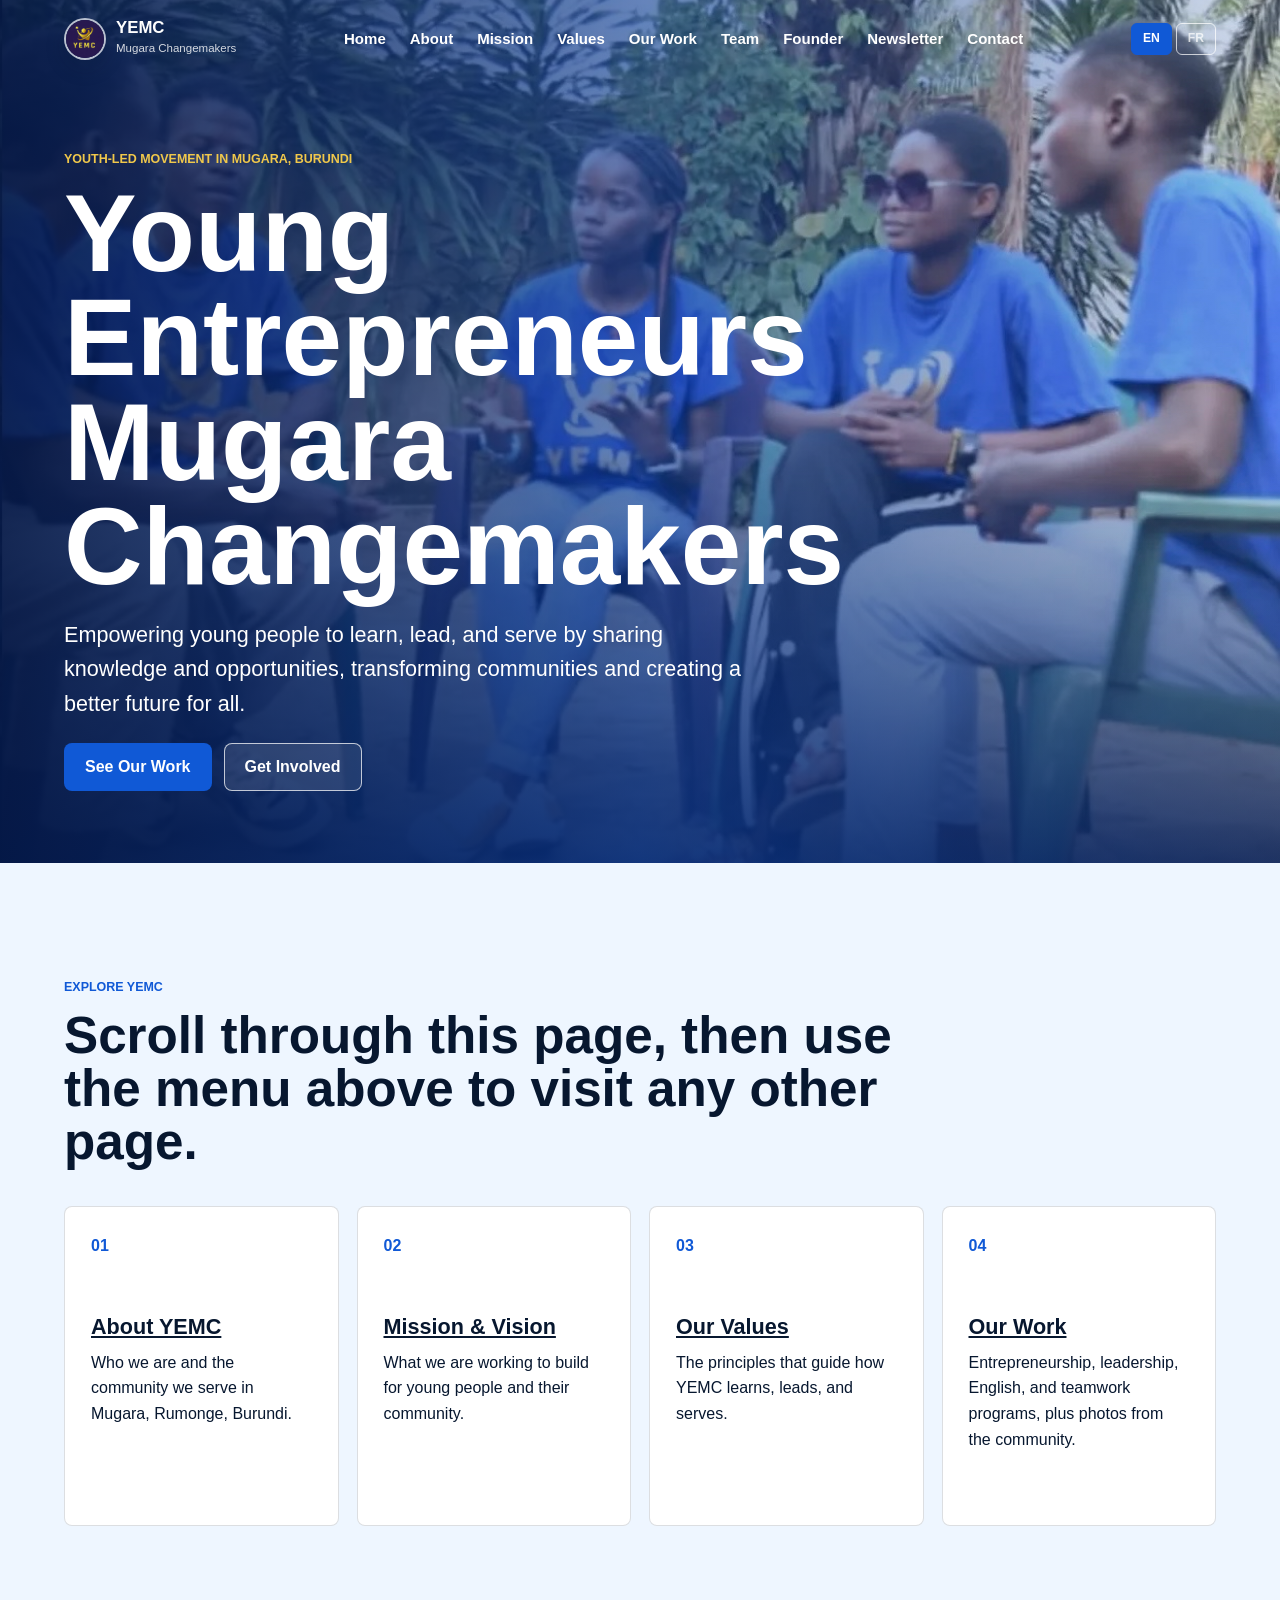
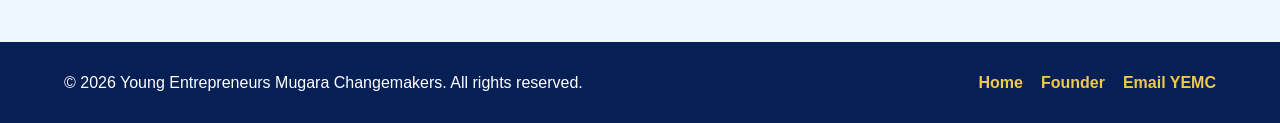
<file: index.html>
<!DOCTYPE html>
<html lang="en">
<head>
  <meta charset="UTF-8">
  <meta name="viewport" content="width=device-width, initial-scale=1.0">
  <title>YEMC | Young Entrepreneurs Mugara Changemakers</title>
  <meta name="description" content="YEMC is a youth-led movement in Mugara, Burundi empowering young people through entrepreneurship, leadership, English, teamwork, and opportunity.">
  <link rel="icon" href="assets/images/yemc-logo.jpg">
  <link rel="stylesheet" href="styles.css">
  <script defer src="translations.js"></script>
  <script defer src="script.js"></script>
</head>
<body>
  <header class="site-header" data-header>
    <a class="brand" href="index.html" aria-label="YEMC home">
      <img class="brand-logo" src="assets/images/yemc-logo.jpg" alt="">
      <span><strong>YEMC</strong><small>Mugara Changemakers</small></span>
    </a>
    <button class="nav-toggle" type="button" aria-expanded="false" aria-controls="site-nav" data-nav-toggle>
      <span class="sr-only">Toggle navigation</span>
      <span></span><span></span><span></span>
    </button>
    <nav class="site-nav" id="site-nav" data-nav>
      <a href="index.html" data-i18n="nav-home">Home</a>
      <a href="about.html" data-i18n="nav-about">About</a>
      <a href="mission.html" data-i18n="nav-mission">Mission</a>
      <a href="values.html" data-i18n="nav-values">Values</a>
      <a href="work.html" data-i18n="nav-work">Our Work</a>
      <a href="team.html" data-i18n="nav-team">Team</a>
      <a href="founder.html" data-i18n="nav-founder">Founder</a>
      <a href="newsletter.html" data-i18n="nav-newsletter">Newsletter</a>
      <a href="contact.html" data-i18n="nav-contact">Contact</a>
    </nav>
    <div class="lang-switch" aria-label="Language selector">
      <button class="lang-btn active" data-lang="en">EN</button>
      <button class="lang-btn" data-lang="fr">FR</button>
    </div>
  </header>

  <main id="home">
    <section class="hero">
      <img class="hero-image" src="assets/images/yemc-discussion-circle.jpeg" alt="YEMC youth in a group discussion">
      <div class="hero-overlay"></div>
      <div class="hero-content">
        <p class="eyebrow" data-i18n="home-eyebrow">Youth-led movement in Mugara, Burundi</p>
        <h1 data-i18n="home-h1">Young Entrepreneurs Mugara Changemakers</h1>
        <p data-i18n="home-tagline">Empowering young people to learn, lead, and serve by sharing knowledge and opportunities, transforming communities and creating a better future for all.</p>
        <div class="hero-actions">
          <a class="button primary" href="work.html" data-i18n="home-btn-work">See Our Work</a>
          <a class="button secondary" href="contact.html" data-i18n="home-btn-contact">Get Involved</a>
        </div>
      </div>
    </section>

    <section class="section">
      <div class="section-heading">
        <p class="eyebrow" data-i18n="home-explore-eyebrow">Explore YEMC</p>
        <h2 data-i18n="home-explore-h2">Scroll through this page, then use the menu above to visit any other page.</h2>
      </div>
      <div class="work-grid">
        <article class="work-card">
          <span>01</span>
          <h3><a href="about.html" data-i18n="home-card1-h3">About YEMC</a></h3>
          <p data-i18n="home-card1-p">Who we are and the community we serve in Mugara, Rumonge, Burundi.</p>
        </article>
        <article class="work-card">
          <span>02</span>
          <h3><a href="mission.html" data-i18n="home-card2-h3">Mission &amp; Vision</a></h3>
          <p data-i18n="home-card2-p">What we are working to build for young people and their community.</p>
        </article>
        <article class="work-card">
          <span>03</span>
          <h3><a href="values.html" data-i18n="home-card3-h3">Our Values</a></h3>
          <p data-i18n="home-card3-p">The principles that guide how YEMC learns, leads, and serves.</p>
        </article>
        <article class="work-card">
          <span>04</span>
          <h3><a href="work.html" data-i18n="home-card4-h3">Our Work</a></h3>
          <p data-i18n="home-card4-p">Entrepreneurship, leadership, English, and teamwork programs, plus photos from the community.</p>
        </article>
      </div>
    </section>
  </main>

  <footer class="site-footer">
    <p>&copy; <span data-year></span> Young Entrepreneurs Mugara Changemakers. All rights reserved.</p>
    <div>
      <a href="index.html" data-i18n="footer-home">Home</a>
      <a href="founder.html" data-i18n="footer-founder">Founder</a>
      <a href="mailto:yemchangemakers@gmail.com" data-i18n="footer-email">Email YEMC</a>
    </div>
  </footer>
</body>
</html>
</file>
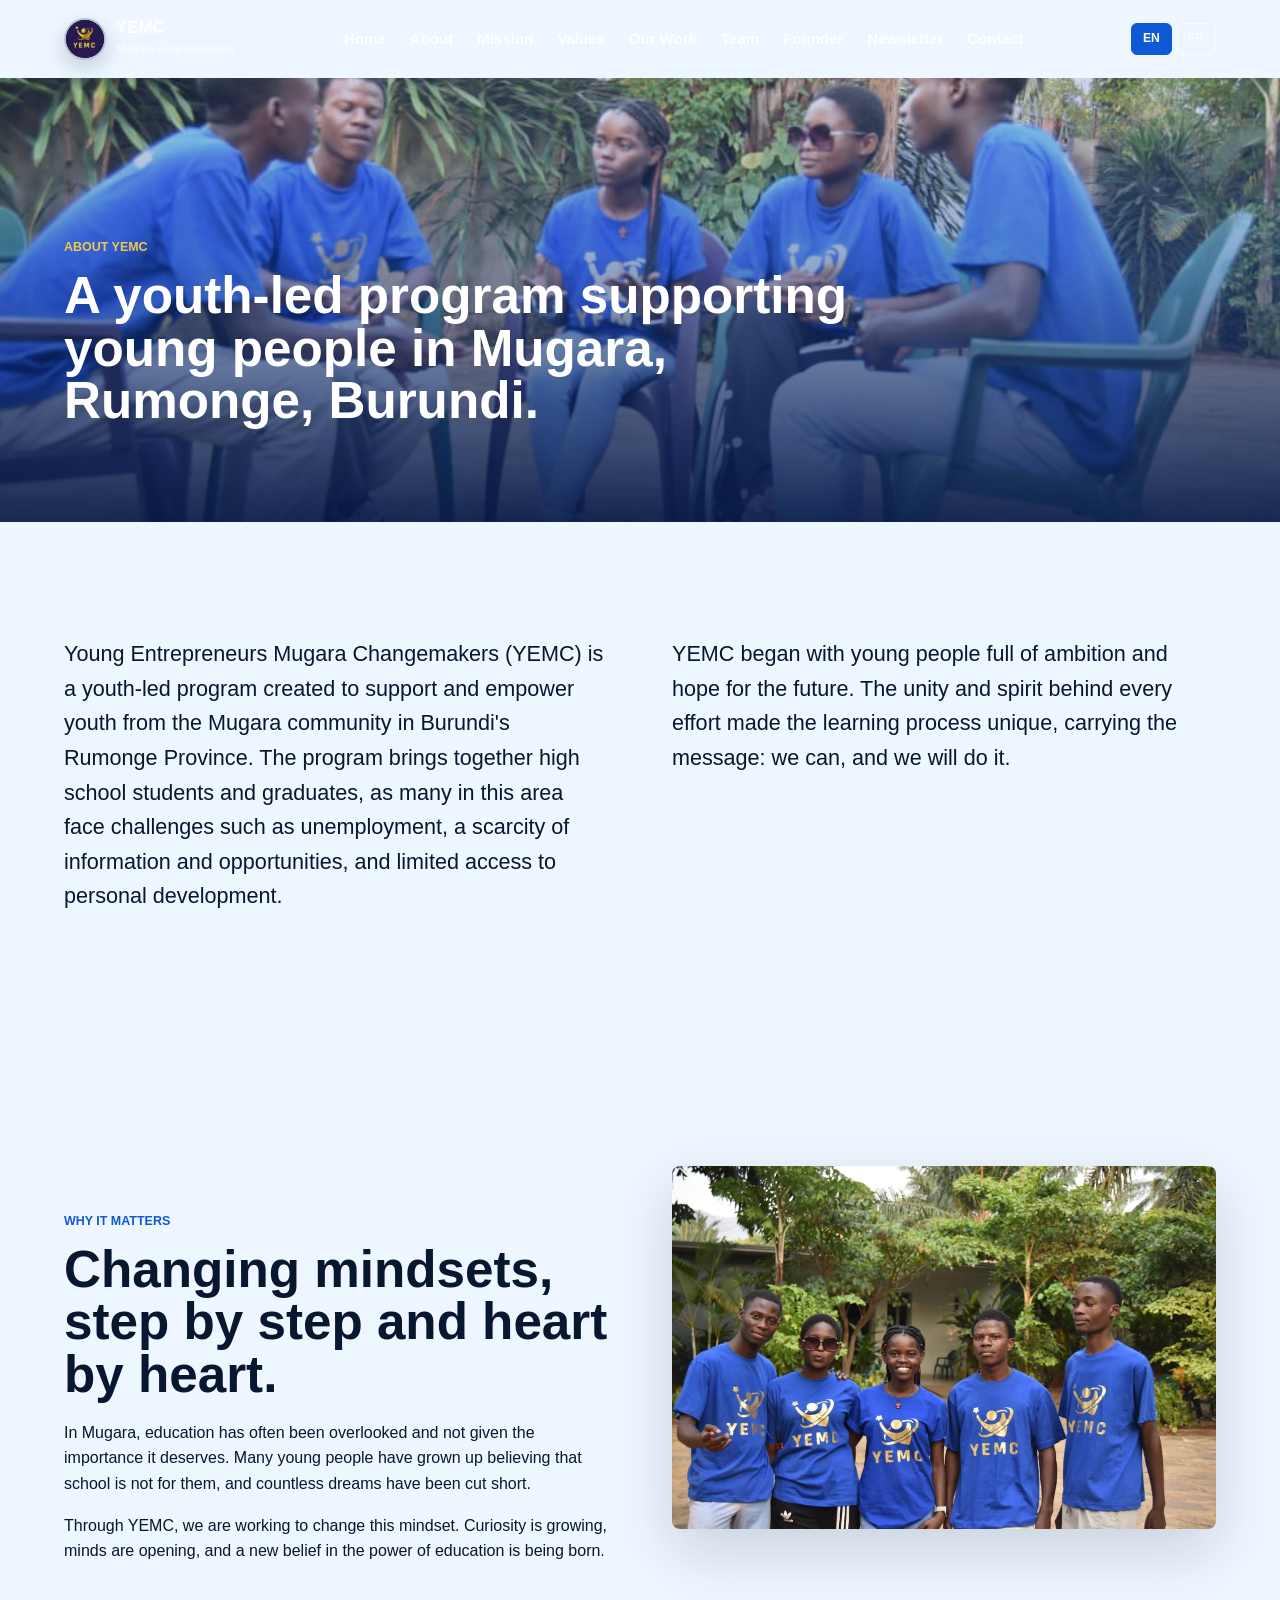
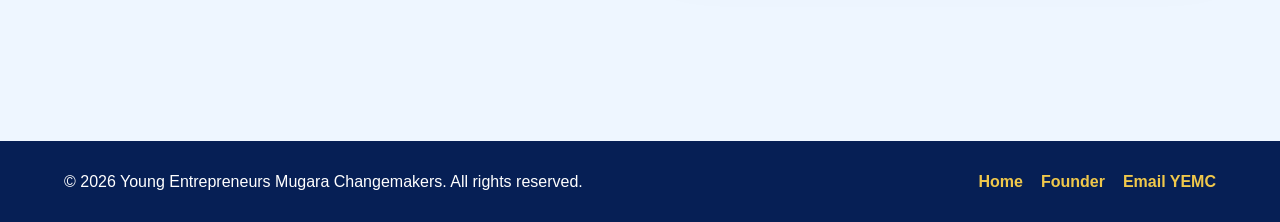
<file: about.html>
<!DOCTYPE html>
<html lang="en">
<head>
  <meta charset="UTF-8">
  <meta name="viewport" content="width=device-width, initial-scale=1.0">
  <title>About | YEMC</title>
  <meta name="description" content="About Young Entrepreneurs Mugara Changemakers (YEMC), a youth-led program in Mugara, Rumonge, Burundi.">
  <link rel="icon" href="assets/images/yemc-logo.jpg">
  <link rel="stylesheet" href="styles.css">
  <script defer src="translations.js"></script>
  <script defer src="script.js"></script>
</head>
<body>
  <header class="site-header founder-header is-scrolled" data-header>
    <a class="brand" href="index.html" aria-label="YEMC home">
      <img class="brand-logo" src="assets/images/yemc-logo.jpg" alt="">
      <span><strong>YEMC</strong><small>Mugara Changemakers</small></span>
    </a>
    <button class="nav-toggle" type="button" aria-expanded="false" aria-controls="site-nav" data-nav-toggle>
      <span class="sr-only">Toggle navigation</span>
      <span></span><span></span><span></span>
    </button>
    <nav class="site-nav" id="site-nav" data-nav>
      <a href="index.html" data-i18n="nav-home">Home</a>
      <a href="about.html" data-i18n="nav-about">About</a>
      <a href="mission.html" data-i18n="nav-mission">Mission</a>
      <a href="values.html" data-i18n="nav-values">Values</a>
      <a href="work.html" data-i18n="nav-work">Our Work</a>
      <a href="team.html" data-i18n="nav-team">Team</a>
      <a href="founder.html" data-i18n="nav-founder">Founder</a>
      <a href="newsletter.html" data-i18n="nav-newsletter">Newsletter</a>
      <a href="contact.html" data-i18n="nav-contact">Contact</a>
    </nav>
    <div class="lang-switch" aria-label="Language selector">
      <button class="lang-btn active" data-lang="en">EN</button>
      <button class="lang-btn" data-lang="fr">FR</button>
    </div>
  </header>

  <main>
    <section class="page-title-banner" style="background-image: url('assets/images/page-bg-about.jpg');">
      <div class="section-heading">
        <p class="eyebrow" data-i18n="about-eyebrow">About YEMC</p>
        <h2 data-i18n="about-h2">A youth-led program supporting young people in Mugara, Rumonge, Burundi.</h2>
      </div>
    </section>

    <section class="section story">
      <div class="story-grid">
        <p data-i18n="about-p1">Young Entrepreneurs Mugara Changemakers (YEMC) is a youth-led program created to support and empower youth from the Mugara community in Burundi's Rumonge Province. The program brings together high school students and graduates, as many in this area face challenges such as unemployment, a scarcity of information and opportunities, and limited access to personal development.</p>
        <p data-i18n="about-p2">YEMC began with young people full of ambition and hope for the future. The unity and spirit behind every effort made the learning process unique, carrying the message: we can, and we will do it.</p>
      </div>
    </section>

    <section class="section context">
      <div class="context-copy">
        <p class="eyebrow" data-i18n="why-eyebrow">Why It Matters</p>
        <h2 data-i18n="why-h2">Changing mindsets, step by step and heart by heart.</h2>
        <p data-i18n="why-p1">In Mugara, education has often been overlooked and not given the importance it deserves. Many young people have grown up believing that school is not for them, and countless dreams have been cut short.</p>
        <p data-i18n="why-p2">Through YEMC, we are working to change this mindset. Curiosity is growing, minds are opening, and a new belief in the power of education is being born.</p>
      </div>
      <div class="context-image">
        <img src="assets/images/why-it-matters.jpg" alt="YEMC youth in blue t-shirts standing together outdoors">
      </div>
    </section>
  </main>

  <footer class="site-footer">
    <p>&copy; <span data-year></span> Young Entrepreneurs Mugara Changemakers. All rights reserved.</p>
    <div>
      <a href="index.html" data-i18n="footer-home">Home</a>
      <a href="founder.html" data-i18n="footer-founder">Founder</a>
      <a href="mailto:yemchangemakers@gmail.com" data-i18n="footer-email">Email YEMC</a>
    </div>
  </footer>
</body>
</html>
</file>
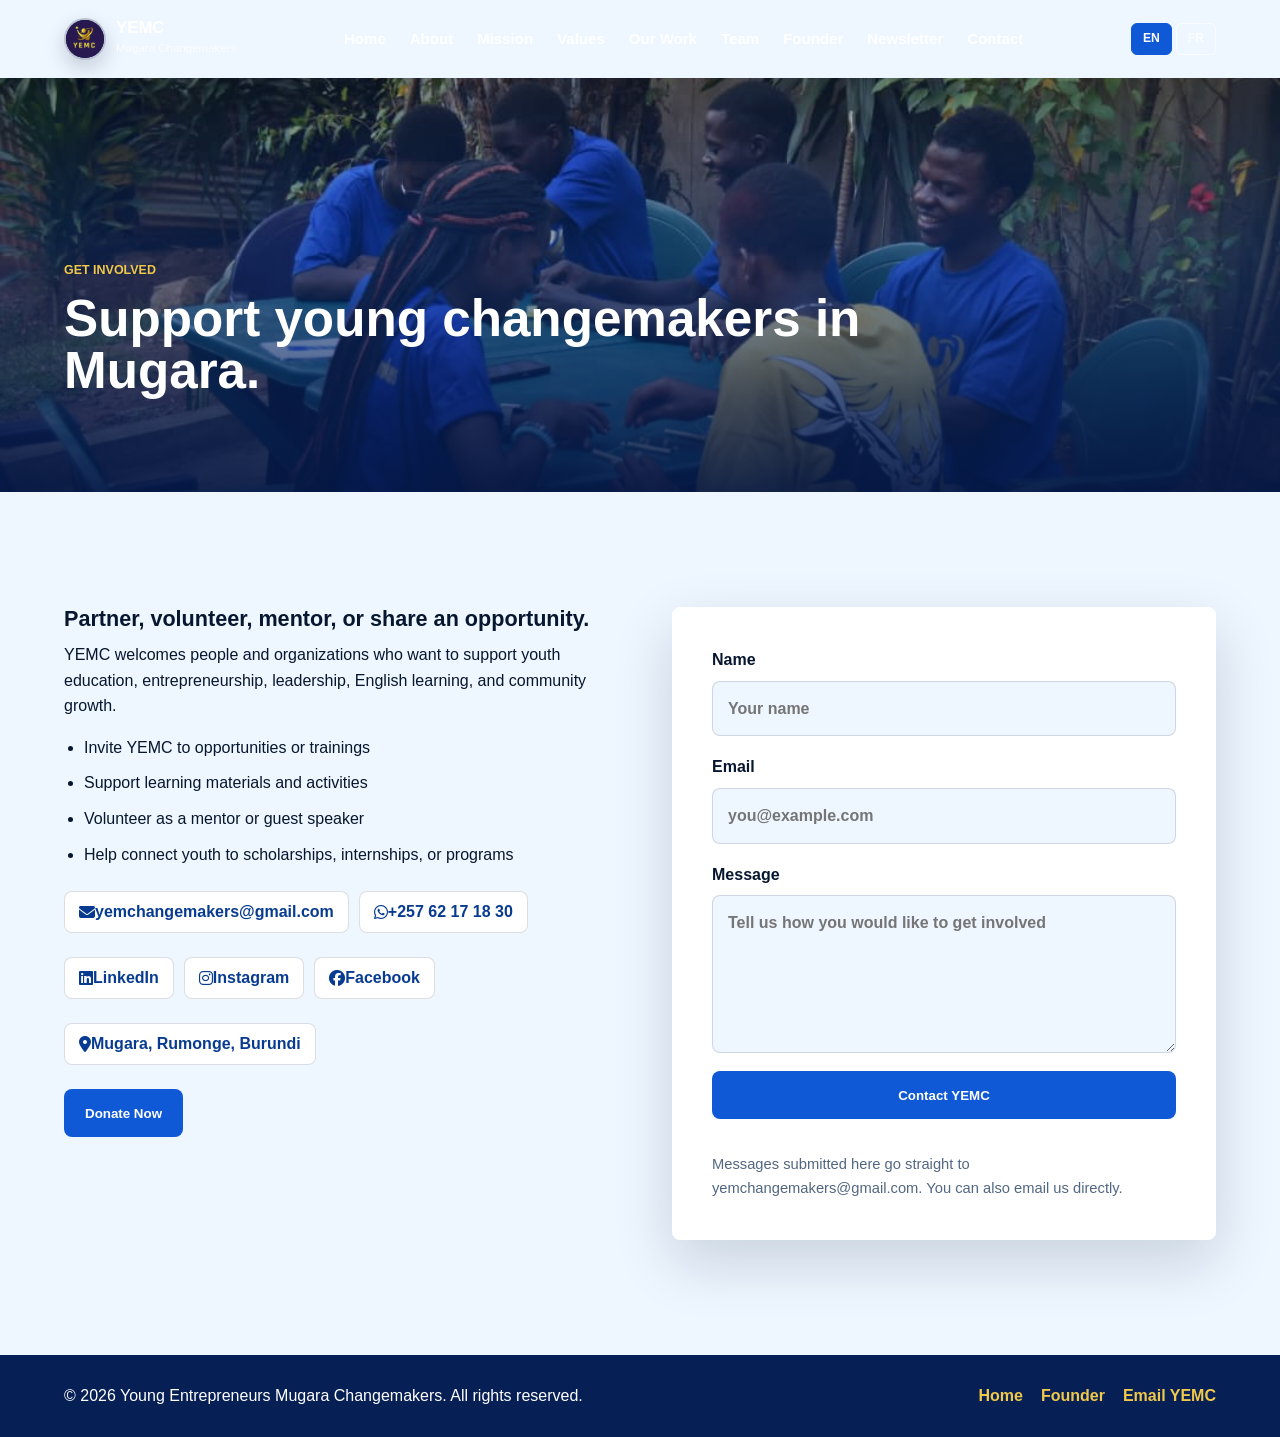
<file: contact.html>
<!DOCTYPE html>
<html lang="en">
<head>
  <meta charset="UTF-8">
  <meta name="viewport" content="width=device-width, initial-scale=1.0">
  <title>Contact | YEMC</title>
  <meta name="description" content="Get involved with Young Entrepreneurs Mugara Changemakers (YEMC) in Mugara, Rumonge, Burundi.">
  <link rel="icon" href="assets/images/yemc-logo.jpg">
  <link rel="stylesheet" href="styles.css">
  <link rel="stylesheet" href="https://cdnjs.cloudflare.com/ajax/libs/font-awesome/6.5.0/css/all.min.css">
  <script defer src="translations.js"></script>
  <script defer src="script.js"></script>
</head>
<body>
  <header class="site-header founder-header is-scrolled" data-header>
    <a class="brand" href="index.html" aria-label="YEMC home">
      <img class="brand-logo" src="assets/images/yemc-logo.jpg" alt="">
      <span><strong>YEMC</strong><small>Mugara Changemakers</small></span>
    </a>
    <button class="nav-toggle" type="button" aria-expanded="false" aria-controls="site-nav" data-nav-toggle>
      <span class="sr-only">Toggle navigation</span>
      <span></span><span></span><span></span>
    </button>
    <nav class="site-nav" id="site-nav" data-nav>
      <a href="index.html" data-i18n="nav-home">Home</a>
      <a href="about.html" data-i18n="nav-about">About</a>
      <a href="mission.html" data-i18n="nav-mission">Mission</a>
      <a href="values.html" data-i18n="nav-values">Values</a>
      <a href="work.html" data-i18n="nav-work">Our Work</a>
      <a href="team.html" data-i18n="nav-team">Team</a>
      <a href="founder.html" data-i18n="nav-founder">Founder</a>
      <a href="newsletter.html" data-i18n="nav-newsletter">Newsletter</a>
      <a href="contact.html" data-i18n="nav-contact">Contact</a>
    </nav>
    <div class="lang-switch" aria-label="Language selector">
      <button class="lang-btn active" data-lang="en">EN</button>
      <button class="lang-btn" data-lang="fr">FR</button>
    </div>
  </header>

  <main>
    <section class="page-title-banner" style="background-image: url('assets/images/yemc-teamwork-table.jpg');">
      <div class="section-heading">
        <p class="eyebrow" data-i18n="contact-eyebrow">Get Involved</p>
        <h2 data-i18n="contact-h2">Support young changemakers in Mugara.</h2>
      </div>
    </section>

    <section class="section contact">
      <div class="contact-grid">
        <div class="contact-copy">
          <h3 data-i18n="contact-h3">Partner, volunteer, mentor, or share an opportunity.</h3>
          <p data-i18n="contact-p">YEMC welcomes people and organizations who want to support youth education, entrepreneurship, leadership, English learning, and community growth.</p>
          <ul>
            <li data-i18n="contact-li1">Invite YEMC to opportunities or trainings</li>
            <li data-i18n="contact-li2">Support learning materials and activities</li>
            <li data-i18n="contact-li3">Volunteer as a mentor or guest speaker</li>
            <li data-i18n="contact-li4">Help connect youth to scholarships, internships, or programs</li>
          </ul>
          <div class="contact-details">
            <a href="mailto:yemchangemakers@gmail.com"><i class="fa-solid fa-envelope"></i> yemchangemakers@gmail.com</a>
            <a href="https://wa.me/25762171830"><i class="fa-brands fa-whatsapp"></i> +257 62 17 18 30</a>
          </div>
          <div class="social-links" aria-label="YEMC pages">
            <a href="https://www.linkedin.com/in/young-entrepreneurs-mugara-changemakers-yemc-7a089b392/"><i class="fa-brands fa-linkedin"></i> LinkedIn</a>
            <a href="https://www.instagram.com/yemc_2025?igsh=YXJ6NHQzcDRwNHBz"><i class="fa-brands fa-instagram"></i> Instagram</a>
            <a href="https://www.facebook.com"><i class="fa-brands fa-facebook"></i> Facebook</a>
          </div>
          <div class="contact-details">
            <a href="https://www.google.com/maps/search/?api=1&query=Mugara%2C%20Rumonge%2C%20Burundi"><i class="fa-solid fa-location-dot"></i> Mugara, Rumonge, Burundi</a>
          </div>
          <button class="button primary support-button" type="button" onclick="document.getElementById('donate-modal').showModal()" data-i18n="contact-btn-donate">Donate Now</button>
        </div>
        <form class="contact-form" action="https://formspree.io/f/xkolyqyo" method="POST">
          <input type="hidden" name="_subject" value="New message from YEMC website">
          <label>
            <span data-i18n="contact-label-name">Name</span>
            <input type="text" name="name" placeholder="Your name" required>
          </label>
          <label>
            <span data-i18n="contact-label-email">Email</span>
            <input type="email" name="email" placeholder="you@example.com" required>
          </label>
          <label>
            <span data-i18n="contact-label-message">Message</span>
            <textarea name="message" rows="5" placeholder="Tell us how you would like to get involved" required></textarea>
          </label>
          <button class="button primary" type="submit" data-i18n="contact-btn-submit">Contact YEMC</button>
          <p class="note" data-i18n="contact-note">Messages submitted here go straight to yemchangemakers@gmail.com. You can also email us directly.</p>
        </form>
      </div>
    </section>
  </main>

  <dialog id="donate-modal" class="donate-modal">
    <div class="donate-modal-inner">
      <p class="eyebrow">Support YEMC</p>
      <h2>100% of your donation goes directly to supporting the mission of YEMC.</h2>
      <p>We accept the following payment methods:</p>
      <ul>
        <li><strong>Check</strong> — contact us to arrange</li>
        <li><strong>Zelle</strong> — contact us to arrange</li>
        <li><strong>Cash</strong> — contact us to arrange</li>
      </ul>
      <p>For any other payment method, please reach out and we will find the best way to make it work.</p>
      <div class="donate-modal-actions">
        <a class="button primary" href="mailto:yemchangemakers@gmail.com?subject=Donation%20for%20YEMC">Email YEMC to Donate</a>
        <button class="button secondary founder-secondary" type="button" onclick="document.getElementById('donate-modal').close()">Close</button>
      </div>
    </div>
  </dialog>

  <footer class="site-footer">
    <p>&copy; <span data-year></span> Young Entrepreneurs Mugara Changemakers. All rights reserved.</p>
    <div>
      <a href="index.html" data-i18n="footer-home">Home</a>
      <a href="founder.html" data-i18n="footer-founder">Founder</a>
      <a href="mailto:yemchangemakers@gmail.com" data-i18n="footer-email">Email YEMC</a>
    </div>
  </footer>
</body>
</html>
</file>
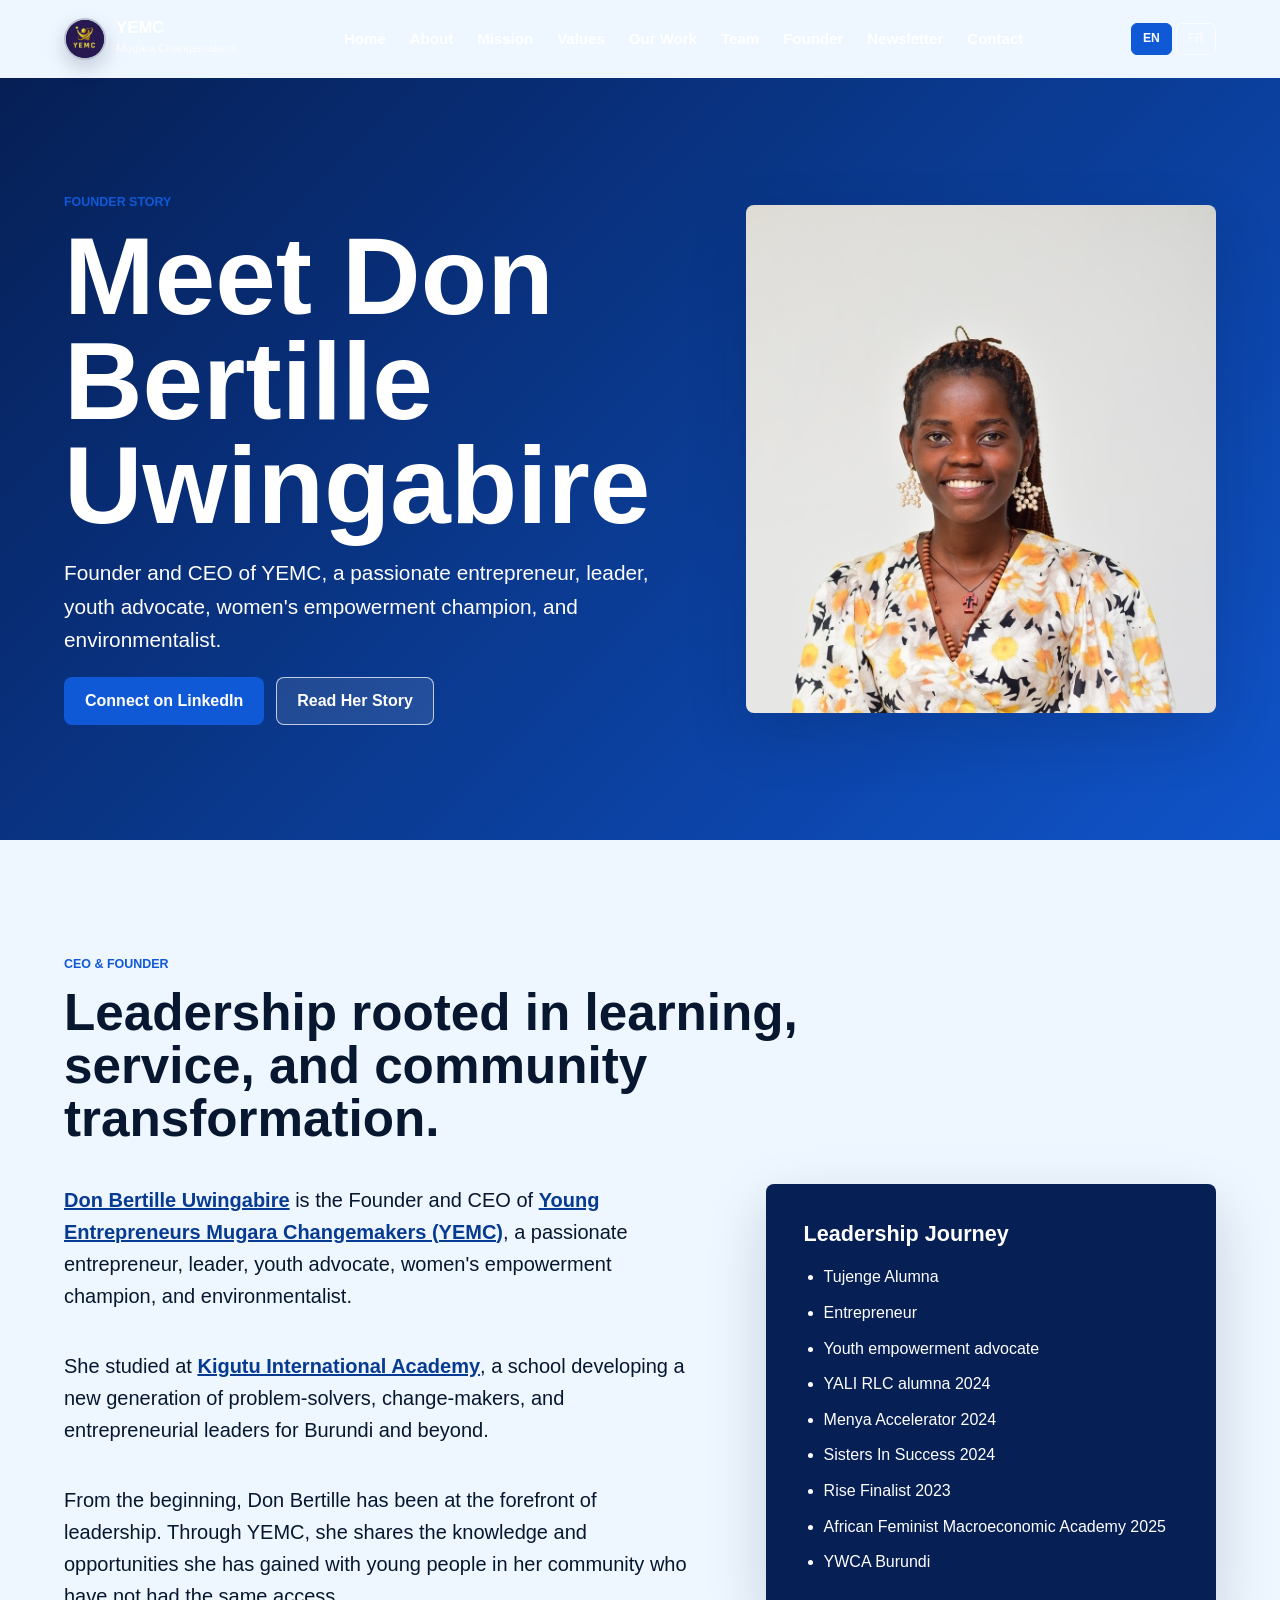
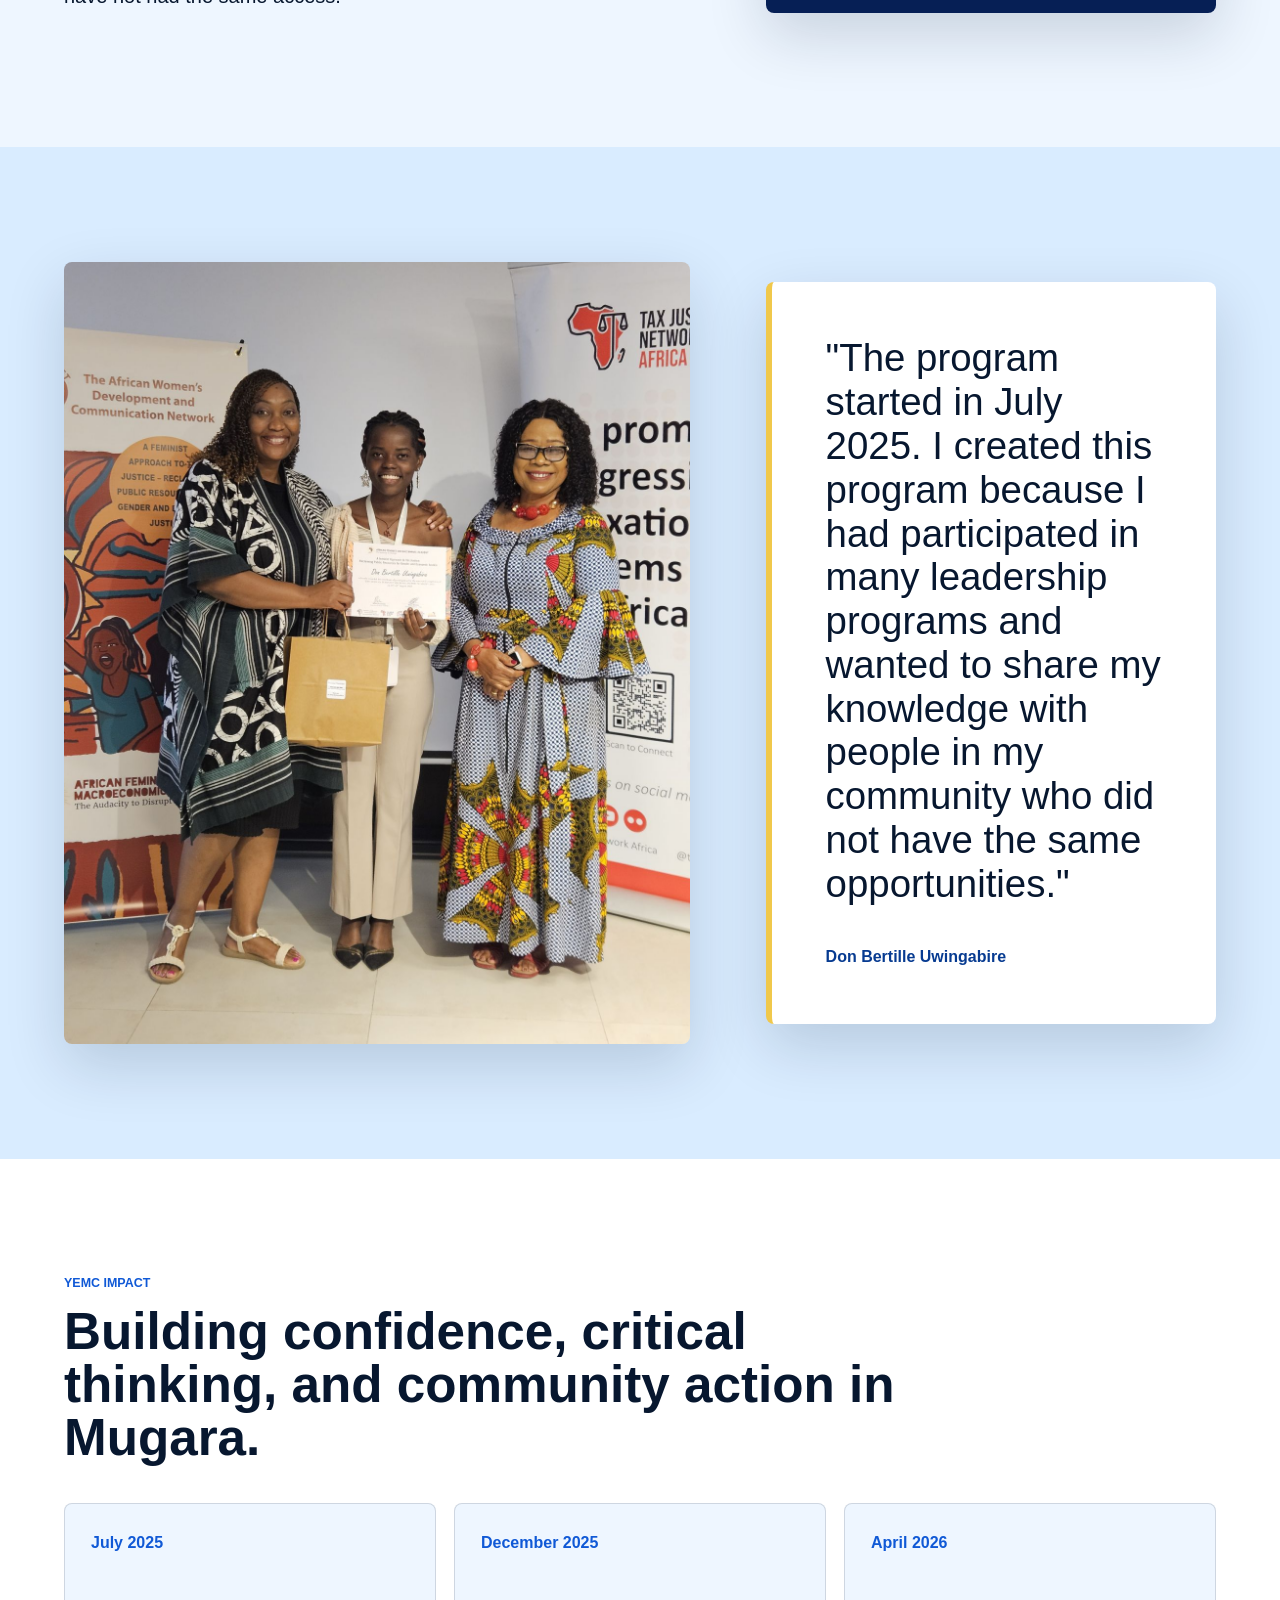
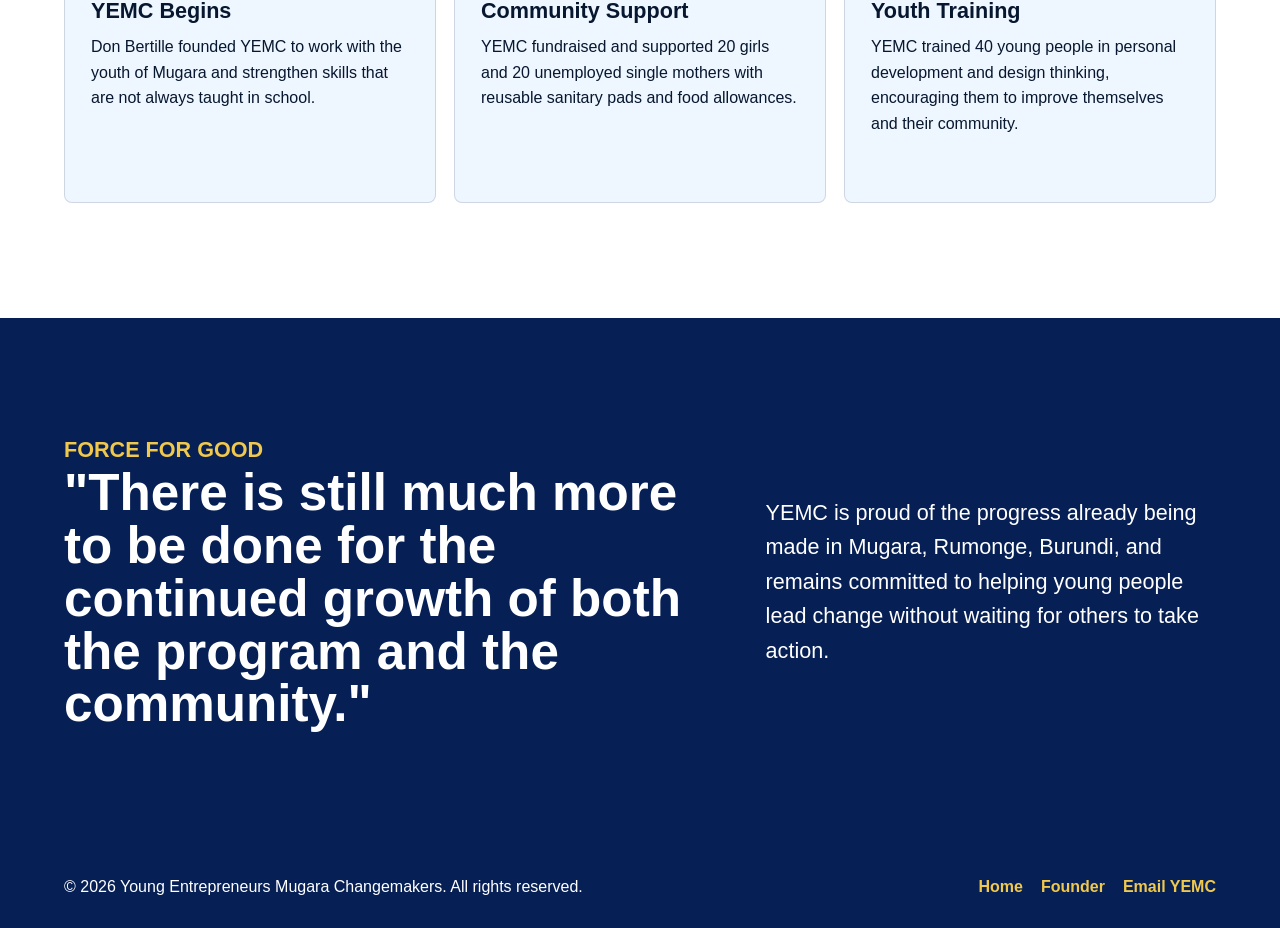
<file: founder.html>
<!DOCTYPE html>
<html lang="en">
<head>
  <meta charset="UTF-8">
  <meta name="viewport" content="width=device-width, initial-scale=1.0">
  <title>Founder | YEMC</title>
  <meta name="description" content="Meet Don Bertille Uwingabire, CEO and Founder of Young Entrepreneurs Mugara Changemakers.">
  <link rel="icon" href="assets/images/yemc-logo.jpg">
  <link rel="stylesheet" href="styles.css">
  <script defer src="translations.js"></script>
  <script defer src="script.js"></script>
</head>
<body>
  <header class="site-header founder-header is-scrolled" data-header>
    <a class="brand" href="index.html" aria-label="YEMC home">
      <img class="brand-logo" src="assets/images/yemc-logo.jpg" alt="">
      <span><strong>YEMC</strong><small>Mugara Changemakers</small></span>
    </a>
    <button class="nav-toggle" type="button" aria-expanded="false" aria-controls="site-nav" data-nav-toggle>
      <span class="sr-only">Toggle navigation</span>
      <span></span><span></span><span></span>
    </button>
    <nav class="site-nav" id="site-nav" data-nav>
      <a href="index.html" data-i18n="nav-home">Home</a>
      <a href="about.html" data-i18n="nav-about">About</a>
      <a href="mission.html" data-i18n="nav-mission">Mission</a>
      <a href="values.html" data-i18n="nav-values">Values</a>
      <a href="work.html" data-i18n="nav-work">Our Work</a>
      <a href="team.html" data-i18n="nav-team">Team</a>
      <a href="founder.html" data-i18n="nav-founder">Founder</a>
      <a href="newsletter.html" data-i18n="nav-newsletter">Newsletter</a>
      <a href="contact.html" data-i18n="nav-contact">Contact</a>
    </nav>
    <div class="lang-switch" aria-label="Language selector">
      <button class="lang-btn active" data-lang="en">EN</button>
      <button class="lang-btn" data-lang="fr">FR</button>
    </div>
  </header>

  <main>
    <section class="founder-hero">
      <div class="founder-hero-copy">
        <p class="eyebrow" data-i18n="founder-eyebrow">Founder Story</p>
        <h1 data-i18n="founder-h1">Meet Don Bertille Uwingabire</h1>
        <p data-i18n="founder-tagline">Founder and CEO of YEMC, a passionate entrepreneur, leader, youth advocate, women's empowerment champion, and environmentalist.</p>
        <div class="hero-actions">
          <a class="button primary" href="https://www.linkedin.com/in/don-bertille-uwingabire-04b945242/" data-i18n="founder-btn-linkedin">Connect on LinkedIn</a>
          <a class="button secondary founder-secondary" href="#founder-story" data-i18n="founder-btn-story">Read Her Story</a>
        </div>
      </div>
      <div class="founder-portrait">
        <img src="assets/images/founder-portrait-new.jpg" alt="Don Bertille Uwingabire, Founder and CEO of YEMC">
      </div>
    </section>

    <section class="section founder-profile" id="founder-story">
      <div class="section-heading">
        <p class="eyebrow" data-i18n="founder-profile-eyebrow">CEO &amp; Founder</p>
        <h2 data-i18n="founder-profile-h2">Leadership rooted in learning, service, and community transformation.</h2>
      </div>
      <div class="founder-profile-grid">
        <div class="founder-bio">
          <p>
            <a href="https://www.linkedin.com/in/don-bertille-uwingabire-04b945242/">Don Bertille Uwingabire</a> is the Founder and CEO of <a href="https://www.linkedin.com/in/young-entrepreneurs-mugara-changemakers-yemc-7a089b392/">Young Entrepreneurs Mugara Changemakers (YEMC)</a>, a passionate entrepreneur, leader, youth advocate, women's empowerment champion, and environmentalist.
          </p>
          <p>
            She studied at <a href="https://www.kigutuinternationalacademy.org/">Kigutu International Academy</a>, a school developing a new generation of problem-solvers, change-makers, and entrepreneurial leaders for Burundi and beyond.
          </p>
          <p>
            From the beginning, Don Bertille has been at the forefront of leadership. Through YEMC, she shares the knowledge and opportunities she has gained with young people in her community who have not had the same access.
          </p>
        </div>
        <div class="credential-panel">
          <h3 data-i18n="founder-cred-h3">Leadership Journey</h3>
          <ul>
            <li>Tujenge Alumna</li>
            <li>Entrepreneur</li>
            <li>Youth empowerment advocate</li>
            <li>YALI RLC alumna 2024</li>
            <li>Menya Accelerator 2024</li>
            <li>Sisters In Success 2024</li>
            <li>Rise Finalist 2023</li>
            <li>African Feminist Macroeconomic Academy 2025</li>
            <li>YWCA Burundi</li>
          </ul>
        </div>
      </div>
    </section>

    <section class="section founder-quote-section">
      <div class="founder-photo">
        <img src="assets/images/founder-feminism-yemc.jpg" alt="Don Bertille Uwingabire receiving a certificate at the African Feminist Macroeconomic Academy">
      </div>
      <blockquote class="founder-quote">
        <p>
          "The program started in July 2025. I created this program because I had participated in many leadership programs and wanted to share my knowledge with people in my community who did not have the same opportunities."
        </p>
        <cite data-i18n="founder-quote-cite">Don Bertille Uwingabire</cite>
      </blockquote>
    </section>

    <section class="section founder-impact">
      <div class="section-heading">
        <p class="eyebrow" data-i18n="founder-impact-eyebrow">YEMC Impact</p>
        <h2 data-i18n="founder-impact-h2">Building confidence, critical thinking, and community action in Mugara.</h2>
      </div>
      <div class="impact-story-grid">
        <article>
          <span>July 2025</span>
          <h3>YEMC Begins</h3>
          <p>Don Bertille founded YEMC to work with the youth of Mugara and strengthen skills that are not always taught in school.</p>
        </article>
        <article>
          <span>December 2025</span>
          <h3>Community Support</h3>
          <p>YEMC fundraised and supported 20 girls and 20 unemployed single mothers with reusable sanitary pads and food allowances.</p>
        </article>
        <article>
          <span>April 2026</span>
          <h3>Youth Training</h3>
          <p>YEMC trained 40 young people in personal development and design thinking, encouraging them to improve themselves and their community.</p>
        </article>
      </div>
    </section>

    <section class="section founder-closing">
      <div>
        <p class="eyebrow" data-i18n="founder-closing-eyebrow">Force For Good</p>
        <h2 data-i18n="founder-closing-h2">"There is still much more to be done for the continued growth of both the program and the community."</h2>
      </div>
      <p data-i18n="founder-closing-p">YEMC is proud of the progress already being made in Mugara, Rumonge, Burundi, and remains committed to helping young people lead change without waiting for others to take action.</p>
    </section>
  </main>

  <footer class="site-footer">
    <p>&copy; <span data-year></span> Young Entrepreneurs Mugara Changemakers. All rights reserved.</p>
    <div>
      <a href="index.html" data-i18n="footer-home">Home</a>
      <a href="founder.html" data-i18n="footer-founder">Founder</a>
      <a href="mailto:yemchangemakers@gmail.com" data-i18n="footer-email">Email YEMC</a>
    </div>
  </footer>
</body>
</html>
</file>
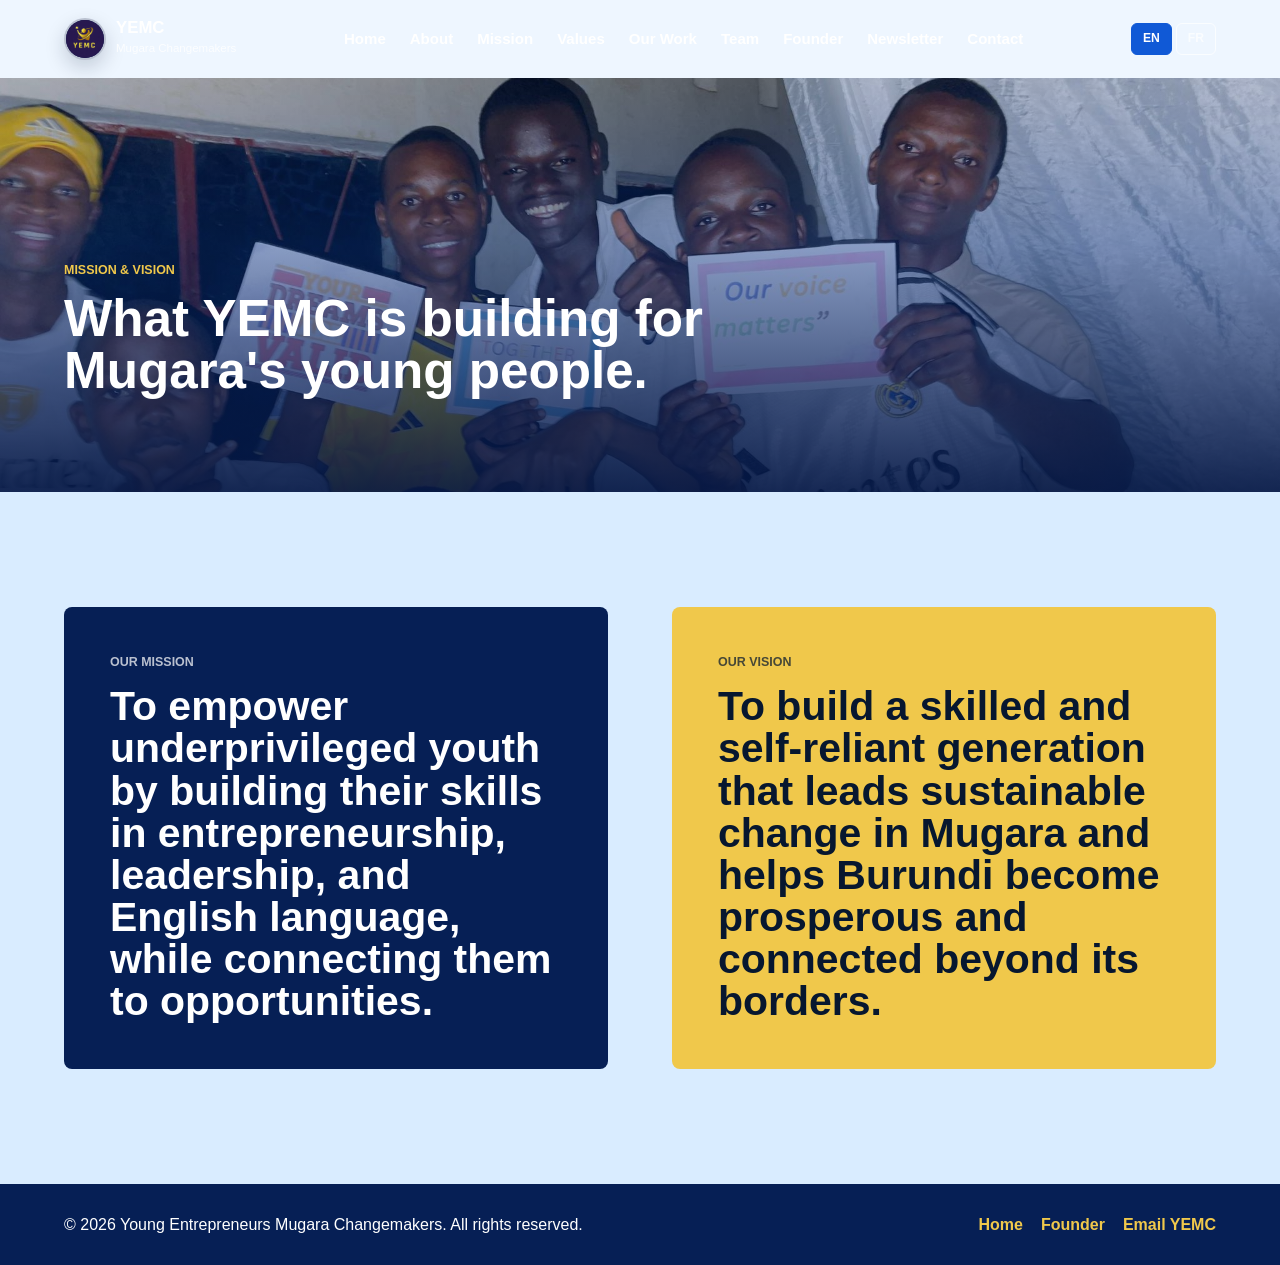
<file: mission.html>
<!DOCTYPE html>
<html lang="en">
<head>
  <meta charset="UTF-8">
  <meta name="viewport" content="width=device-width, initial-scale=1.0">
  <title>Mission &amp; Vision | YEMC</title>
  <meta name="description" content="The mission and vision of Young Entrepreneurs Mugara Changemakers (YEMC) in Mugara, Burundi.">
  <link rel="icon" href="assets/images/yemc-logo.jpg">
  <link rel="stylesheet" href="styles.css">
  <script defer src="translations.js"></script>
  <script defer src="script.js"></script>
</head>
<body>
  <header class="site-header founder-header is-scrolled" data-header>
    <a class="brand" href="index.html" aria-label="YEMC home">
      <img class="brand-logo" src="assets/images/yemc-logo.jpg" alt="">
      <span><strong>YEMC</strong><small>Mugara Changemakers</small></span>
    </a>
    <button class="nav-toggle" type="button" aria-expanded="false" aria-controls="site-nav" data-nav-toggle>
      <span class="sr-only">Toggle navigation</span>
      <span></span><span></span><span></span>
    </button>
    <nav class="site-nav" id="site-nav" data-nav>
      <a href="index.html" data-i18n="nav-home">Home</a>
      <a href="about.html" data-i18n="nav-about">About</a>
      <a href="mission.html" data-i18n="nav-mission">Mission</a>
      <a href="values.html" data-i18n="nav-values">Values</a>
      <a href="work.html" data-i18n="nav-work">Our Work</a>
      <a href="team.html" data-i18n="nav-team">Team</a>
      <a href="founder.html" data-i18n="nav-founder">Founder</a>
      <a href="newsletter.html" data-i18n="nav-newsletter">Newsletter</a>
      <a href="contact.html" data-i18n="nav-contact">Contact</a>
    </nav>
    <div class="lang-switch" aria-label="Language selector">
      <button class="lang-btn active" data-lang="en">EN</button>
      <button class="lang-btn" data-lang="fr">FR</button>
    </div>
  </header>

  <main>
    <section class="page-title-banner" style="background-image: url('assets/images/page-bg-voice-matters.jpg');">
      <div class="section-heading">
        <p class="eyebrow" data-i18n="mission-eyebrow">Mission &amp; Vision</p>
        <h2 data-i18n="mission-banner-h2">What YEMC is building for Mugara's young people.</h2>
      </div>
    </section>

    <section class="section mission">
      <div class="mission-card">
        <p class="eyebrow" data-i18n="mission-card1-eyebrow">Our Mission</p>
        <h2 data-i18n="mission-card1-h2">To empower underprivileged youth by building their skills in entrepreneurship, leadership, and English language, while connecting them to opportunities.</h2>
      </div>
      <div class="mission-card accent">
        <p class="eyebrow" data-i18n="mission-card2-eyebrow">Our Vision</p>
        <h2 data-i18n="mission-card2-h2">To build a skilled and self-reliant generation that leads sustainable change in Mugara and helps Burundi become prosperous and connected beyond its borders.</h2>
      </div>
    </section>
  </main>

  <footer class="site-footer">
    <p>&copy; <span data-year></span> Young Entrepreneurs Mugara Changemakers. All rights reserved.</p>
    <div>
      <a href="index.html" data-i18n="footer-home">Home</a>
      <a href="founder.html" data-i18n="footer-founder">Founder</a>
      <a href="mailto:yemchangemakers@gmail.com" data-i18n="footer-email">Email YEMC</a>
    </div>
  </footer>
</body>
</html>
</file>
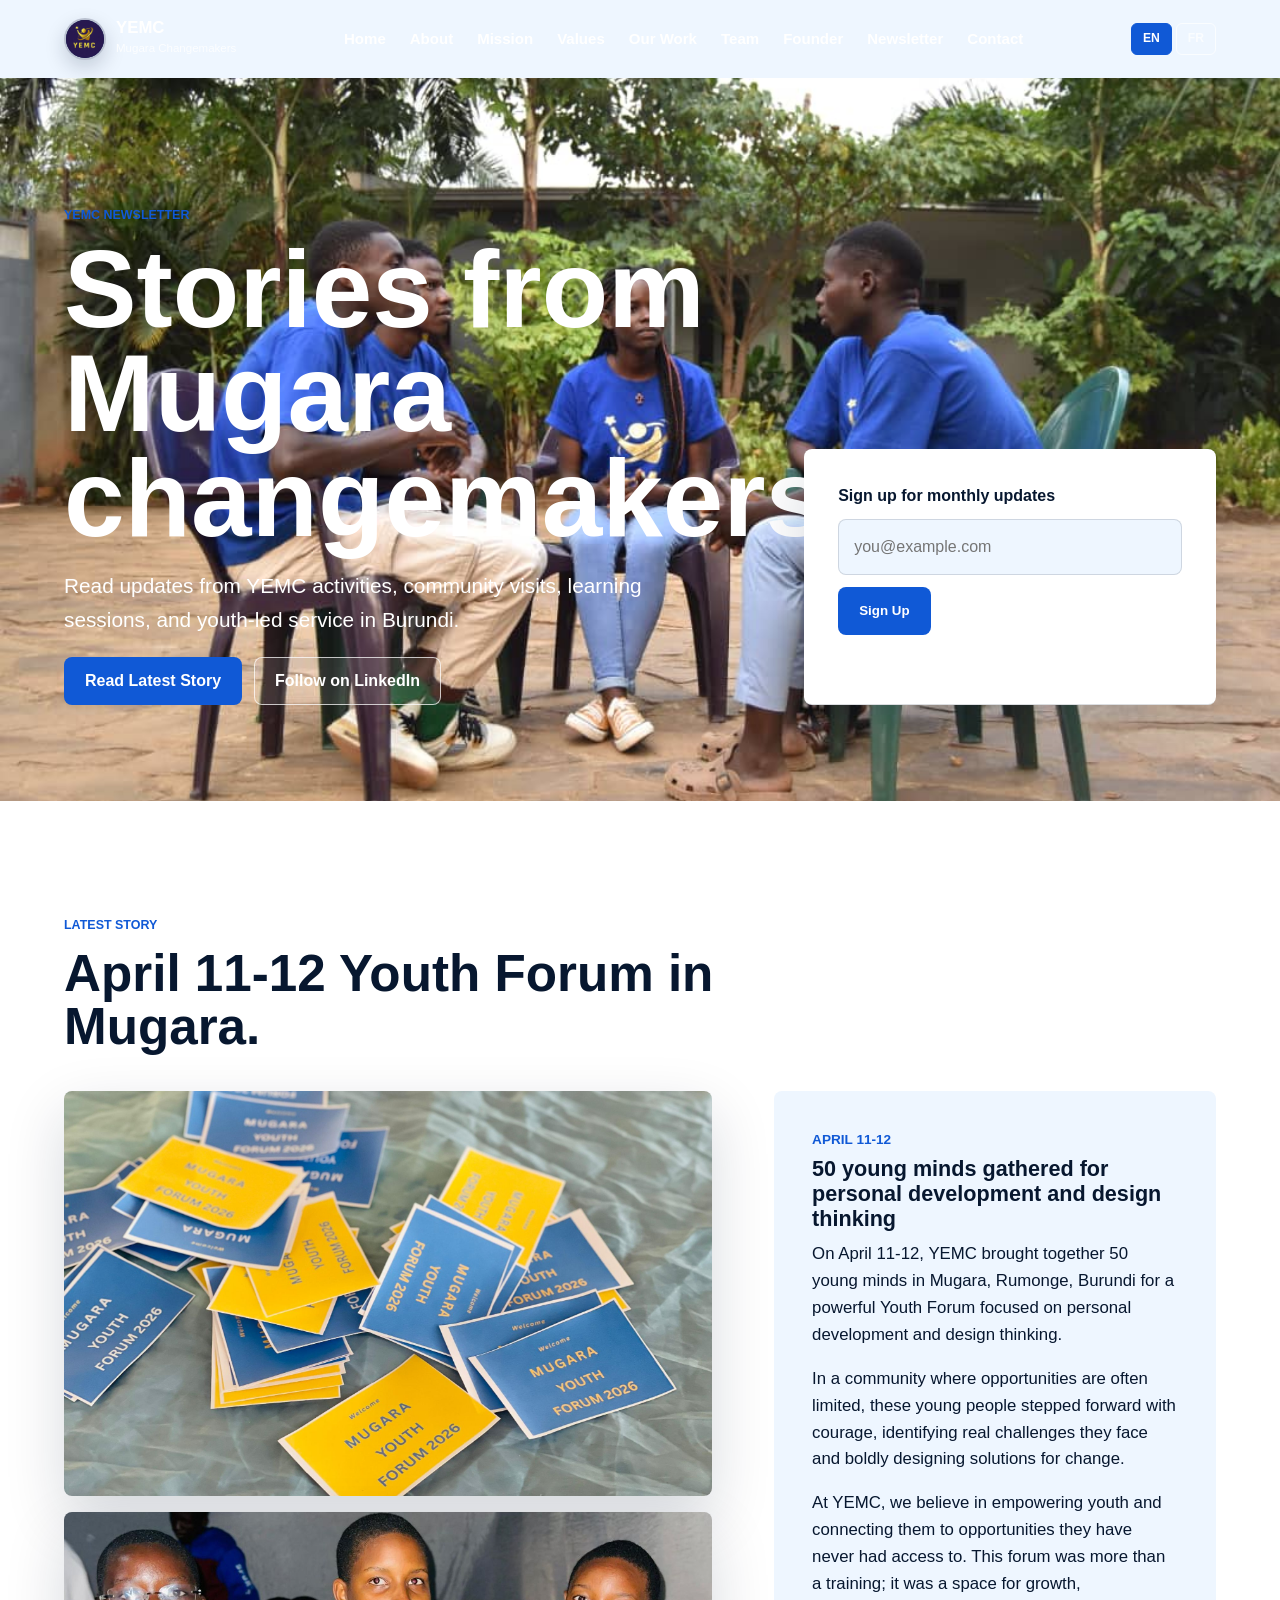
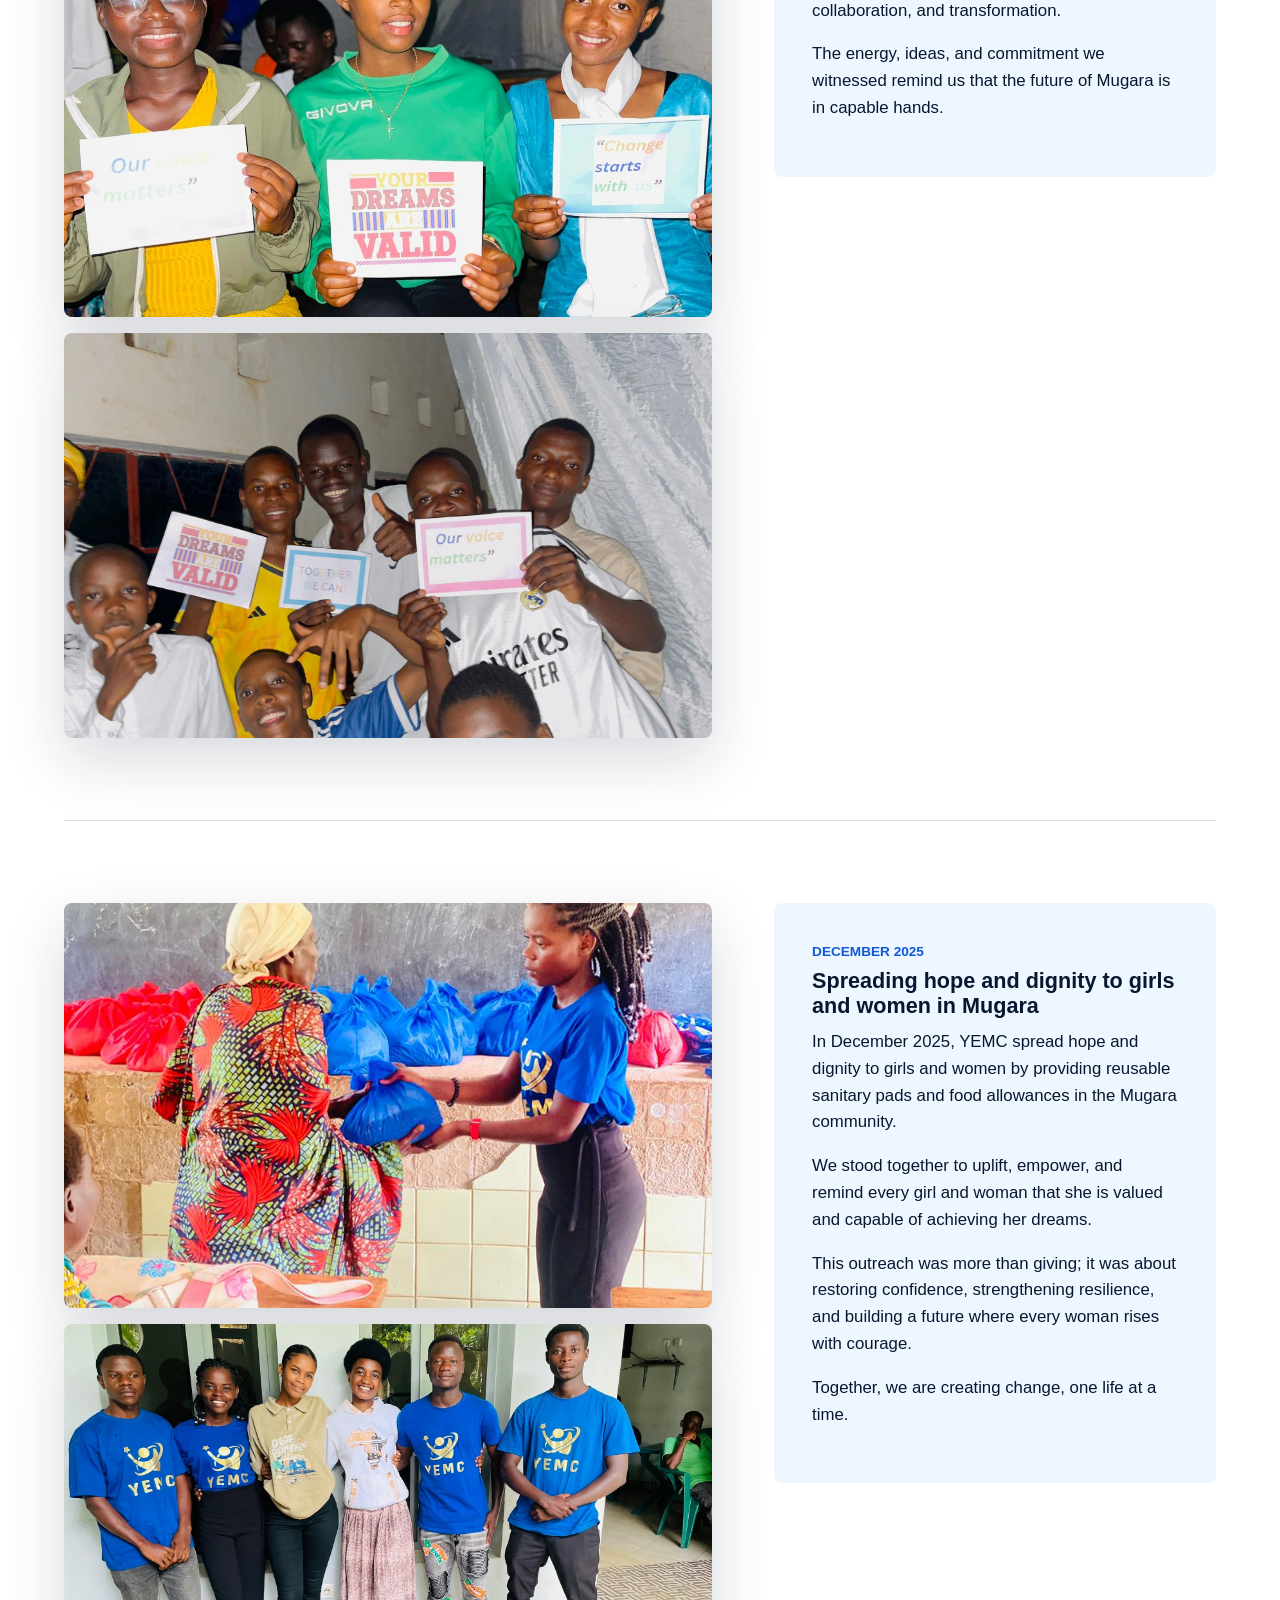
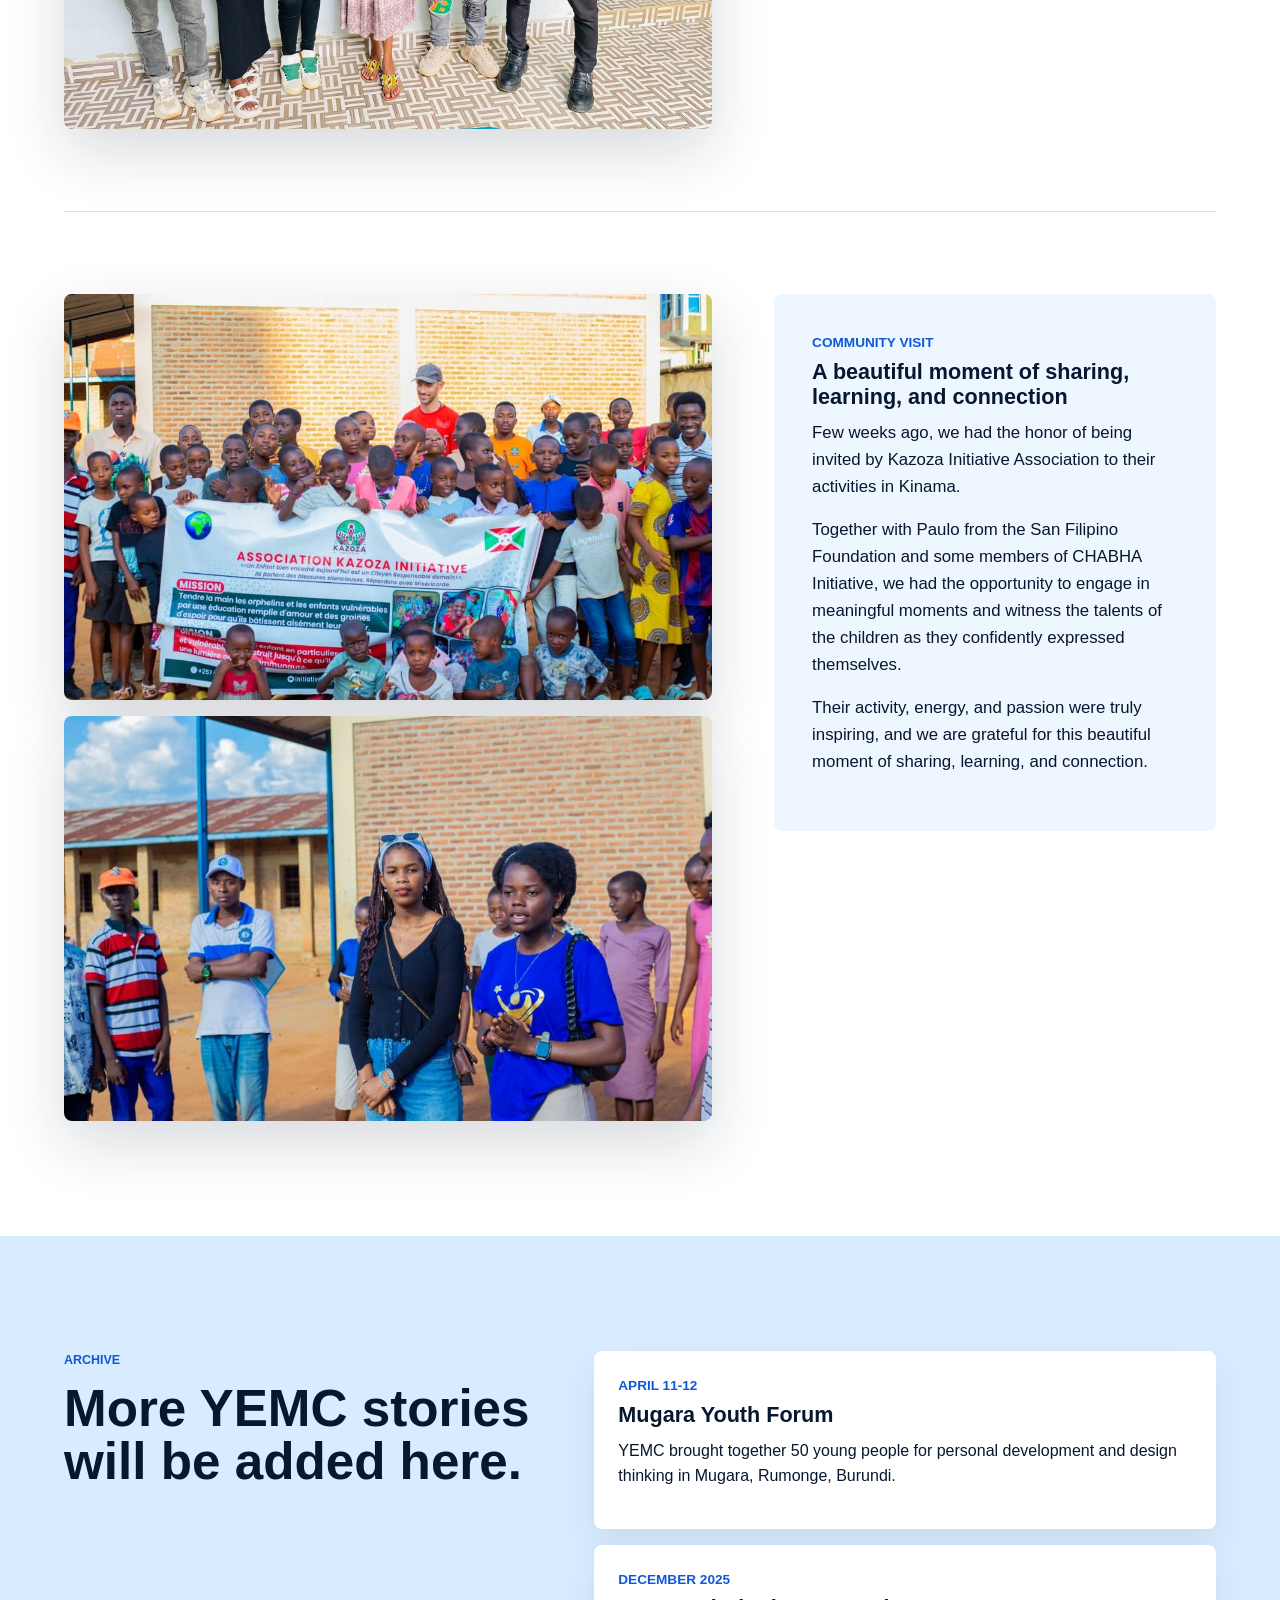
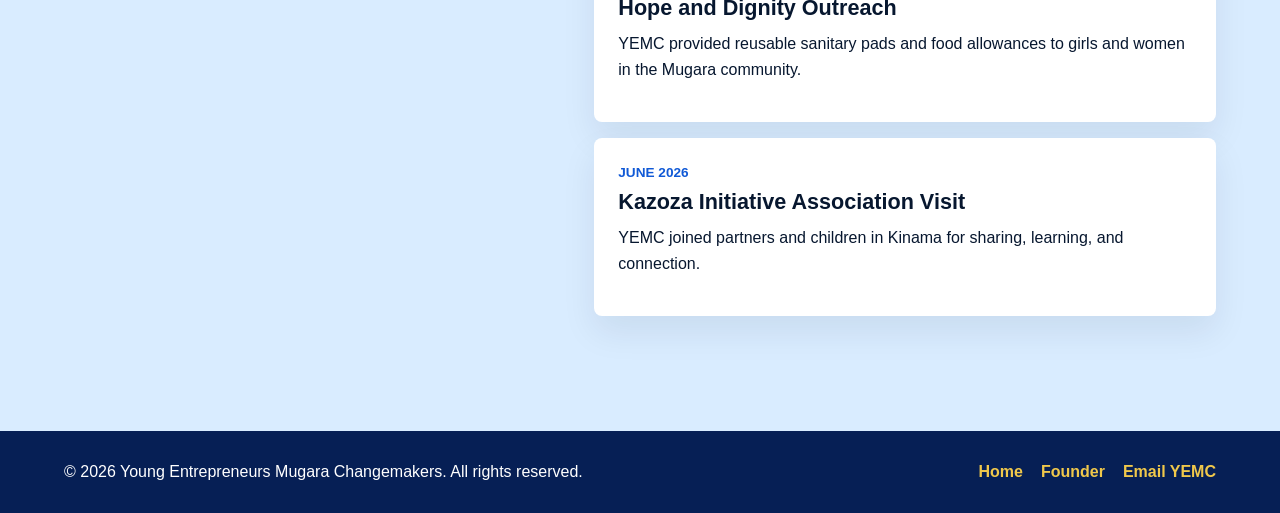
<file: newsletter.html>
<!DOCTYPE html>
<html lang="en">
<head>
  <meta charset="UTF-8">
  <meta name="viewport" content="width=device-width, initial-scale=1.0">
  <title>Newsletter | YEMC</title>
  <meta name="description" content="Read YEMC stories, monthly updates, and community reflections from Mugara, Rumonge, Burundi.">
  <link rel="icon" href="assets/images/yemc-logo.jpg">
  <link rel="stylesheet" href="styles.css">
  <script defer src="translations.js"></script>
  <script defer src="script.js"></script>
</head>
<body>
  <header class="site-header founder-header is-scrolled" data-header>
    <a class="brand" href="index.html" aria-label="YEMC home">
      <img class="brand-logo" src="assets/images/yemc-logo.jpg" alt="">
      <span><strong>YEMC</strong><small>Mugara Changemakers</small></span>
    </a>
    <button class="nav-toggle" type="button" aria-expanded="false" aria-controls="site-nav" data-nav-toggle>
      <span class="sr-only">Toggle navigation</span>
      <span></span><span></span><span></span>
    </button>
    <nav class="site-nav" id="site-nav" data-nav>
      <a href="index.html" data-i18n="nav-home">Home</a>
      <a href="about.html" data-i18n="nav-about">About</a>
      <a href="mission.html" data-i18n="nav-mission">Mission</a>
      <a href="values.html" data-i18n="nav-values">Values</a>
      <a href="work.html" data-i18n="nav-work">Our Work</a>
      <a href="team.html" data-i18n="nav-team">Team</a>
      <a href="founder.html" data-i18n="nav-founder">Founder</a>
      <a href="newsletter.html" data-i18n="nav-newsletter">Newsletter</a>
      <a href="contact.html" data-i18n="nav-contact">Contact</a>
    </nav>
    <div class="lang-switch" aria-label="Language selector">
      <button class="lang-btn active" data-lang="en">EN</button>
      <button class="lang-btn" data-lang="fr">FR</button>
    </div>
  </header>

  <main>
    <section class="newsletter-page-hero" style="background-image: url('assets/images/yemc-circle-talk.jpg'); background-size: cover; background-position: center;">
      <div>
        <p class="eyebrow" data-i18n="newsletter-eyebrow">YEMC Newsletter</p>
        <h1 data-i18n="newsletter-h1">Stories from Mugara changemakers.</h1>
        <p data-i18n="newsletter-tagline">Read updates from YEMC activities, community visits, learning sessions, and youth-led service in Burundi.</p>
        <div class="hero-actions">
          <a class="button primary" href="#stories" data-i18n="newsletter-btn-read">Read Latest Story</a>
          <a class="button secondary founder-secondary" href="https://www.linkedin.com/in/young-entrepreneurs-mugara-changemakers-yemc-7a089b392/recent-activity/all/" data-i18n="newsletter-btn-linkedin">Follow on LinkedIn</a>
        </div>
      </div>
      <form class="newsletter-form newsletter-hero-form" data-newsletter-form>
        <label for="newsletter-page-email" data-i18n="newsletter-signup-label">Sign up for monthly updates</label>
        <div class="newsletter-row">
          <input id="newsletter-page-email" type="email" name="email" placeholder="you@example.com" required>
          <button class="button primary" type="submit" data-i18n="newsletter-signup-btn">Sign Up</button>
        </div>
        <p class="form-message" data-form-message></p>
      </form>
    </section>

    <section class="section newsletter-stories" id="stories">
      <div class="section-heading">
        <p class="eyebrow" data-i18n="newsletter-stories-eyebrow">Latest Story</p>
        <h2>April 11-12 Youth Forum in Mugara.</h2>
      </div>

      <article class="newsletter-feature-story">
        <div class="newsletter-story-gallery">
          <img src="assets/images/newsletter-youth-forum-cards.jpg" alt="Mugara Youth Forum 2026 welcome cards">
          <img src="assets/images/newsletter-youth-forum-change.jpg" alt="Young women holding signs about voice, dreams, and change">
          <img src="assets/images/newsletter-youth-forum-workshop.jpg" alt="Young people holding motivational signs during the YEMC Youth Forum">
        </div>
        <div class="newsletter-story-copy">
          <time datetime="2026-04-11">April 11-12</time>
          <h3>50 young minds gathered for personal development and design thinking</h3>
          <p>On April 11-12, YEMC brought together 50 young minds in Mugara, Rumonge, Burundi for a powerful Youth Forum focused on personal development and design thinking.</p>
          <p>In a community where opportunities are often limited, these young people stepped forward with courage, identifying real challenges they face and boldly designing solutions for change.</p>
          <p>At YEMC, we believe in empowering youth and connecting them to opportunities they have never had access to. This forum was more than a training; it was a space for growth, collaboration, and transformation.</p>
          <p>The energy, ideas, and commitment we witnessed remind us that the future of Mugara is in capable hands.</p>
        </div>
      </article>

      <article class="newsletter-feature-story">
        <div class="newsletter-story-gallery">
          <img src="assets/images/yemc-outreach-giving.jpg" alt="YEMC member handing a package to a woman during the December outreach">
          <img src="assets/images/newsletter-december-outreach-team.jpg" alt="YEMC team members gathered after the December outreach activity">
        </div>
        <div class="newsletter-story-copy">
          <time datetime="2025-12">December 2025</time>
          <h3>Spreading hope and dignity to girls and women in Mugara</h3>
          <p>In December 2025, YEMC spread hope and dignity to girls and women by providing reusable sanitary pads and food allowances in the Mugara community.</p>
          <p>We stood together to uplift, empower, and remind every girl and woman that she is valued and capable of achieving her dreams.</p>
          <p>This outreach was more than giving; it was about restoring confidence, strengthening resilience, and building a future where every woman rises with courage.</p>
          <p>Together, we are creating change, one life at a time.</p>
        </div>
      </article>

      <article class="newsletter-feature-story">
        <div class="newsletter-story-gallery">
          <img src="assets/images/newsletter-kazoza-group.jpg" alt="Children and partners gathered with the Kazoza Initiative Association banner">
          <img src="assets/images/newsletter-kazoza-visit.jpg" alt="YEMC members during the Kazoza Initiative Association visit in Kinama">
        </div>
        <div class="newsletter-story-copy">
          <time datetime="2026-06">Community Visit</time>
          <h3>A beautiful moment of sharing, learning, and connection</h3>
          <p>Few weeks ago, we had the honor of being invited by Kazoza Initiative Association to their activities in Kinama.</p>
          <p>Together with Paulo from the San Filipino Foundation and some members of CHABHA Initiative, we had the opportunity to engage in meaningful moments and witness the talents of the children as they confidently expressed themselves.</p>
          <p>Their activity, energy, and passion were truly inspiring, and we are grateful for this beautiful moment of sharing, learning, and connection.</p>
        </div>
      </article>
    </section>

    <section class="section newsletter-archive">
      <div>
        <p class="eyebrow" data-i18n="newsletter-archive-eyebrow">Archive</p>
        <h2 data-i18n="newsletter-archive-h2">More YEMC stories will be added here.</h2>
      </div>
      <div class="archive-grid">
        <article>
          <time datetime="2026-04-11">April 11-12</time>
          <h3>Mugara Youth Forum</h3>
          <p>YEMC brought together 50 young people for personal development and design thinking in Mugara, Rumonge, Burundi.</p>
        </article>
        <article>
          <time datetime="2025-12">December 2025</time>
          <h3>Hope and Dignity Outreach</h3>
          <p>YEMC provided reusable sanitary pads and food allowances to girls and women in the Mugara community.</p>
        </article>
        <article>
          <time datetime="2026-06">June 2026</time>
          <h3>Kazoza Initiative Association Visit</h3>
          <p>YEMC joined partners and children in Kinama for sharing, learning, and connection.</p>
        </article>
      </div>
    </section>
  </main>

  <footer class="site-footer">
    <p>&copy; <span data-year></span> Young Entrepreneurs Mugara Changemakers. All rights reserved.</p>
    <div>
      <a href="index.html" data-i18n="footer-home">Home</a>
      <a href="founder.html" data-i18n="footer-founder">Founder</a>
      <a href="mailto:yemchangemakers@gmail.com" data-i18n="footer-email">Email YEMC</a>
    </div>
  </footer>
</body>
</html>
</file>
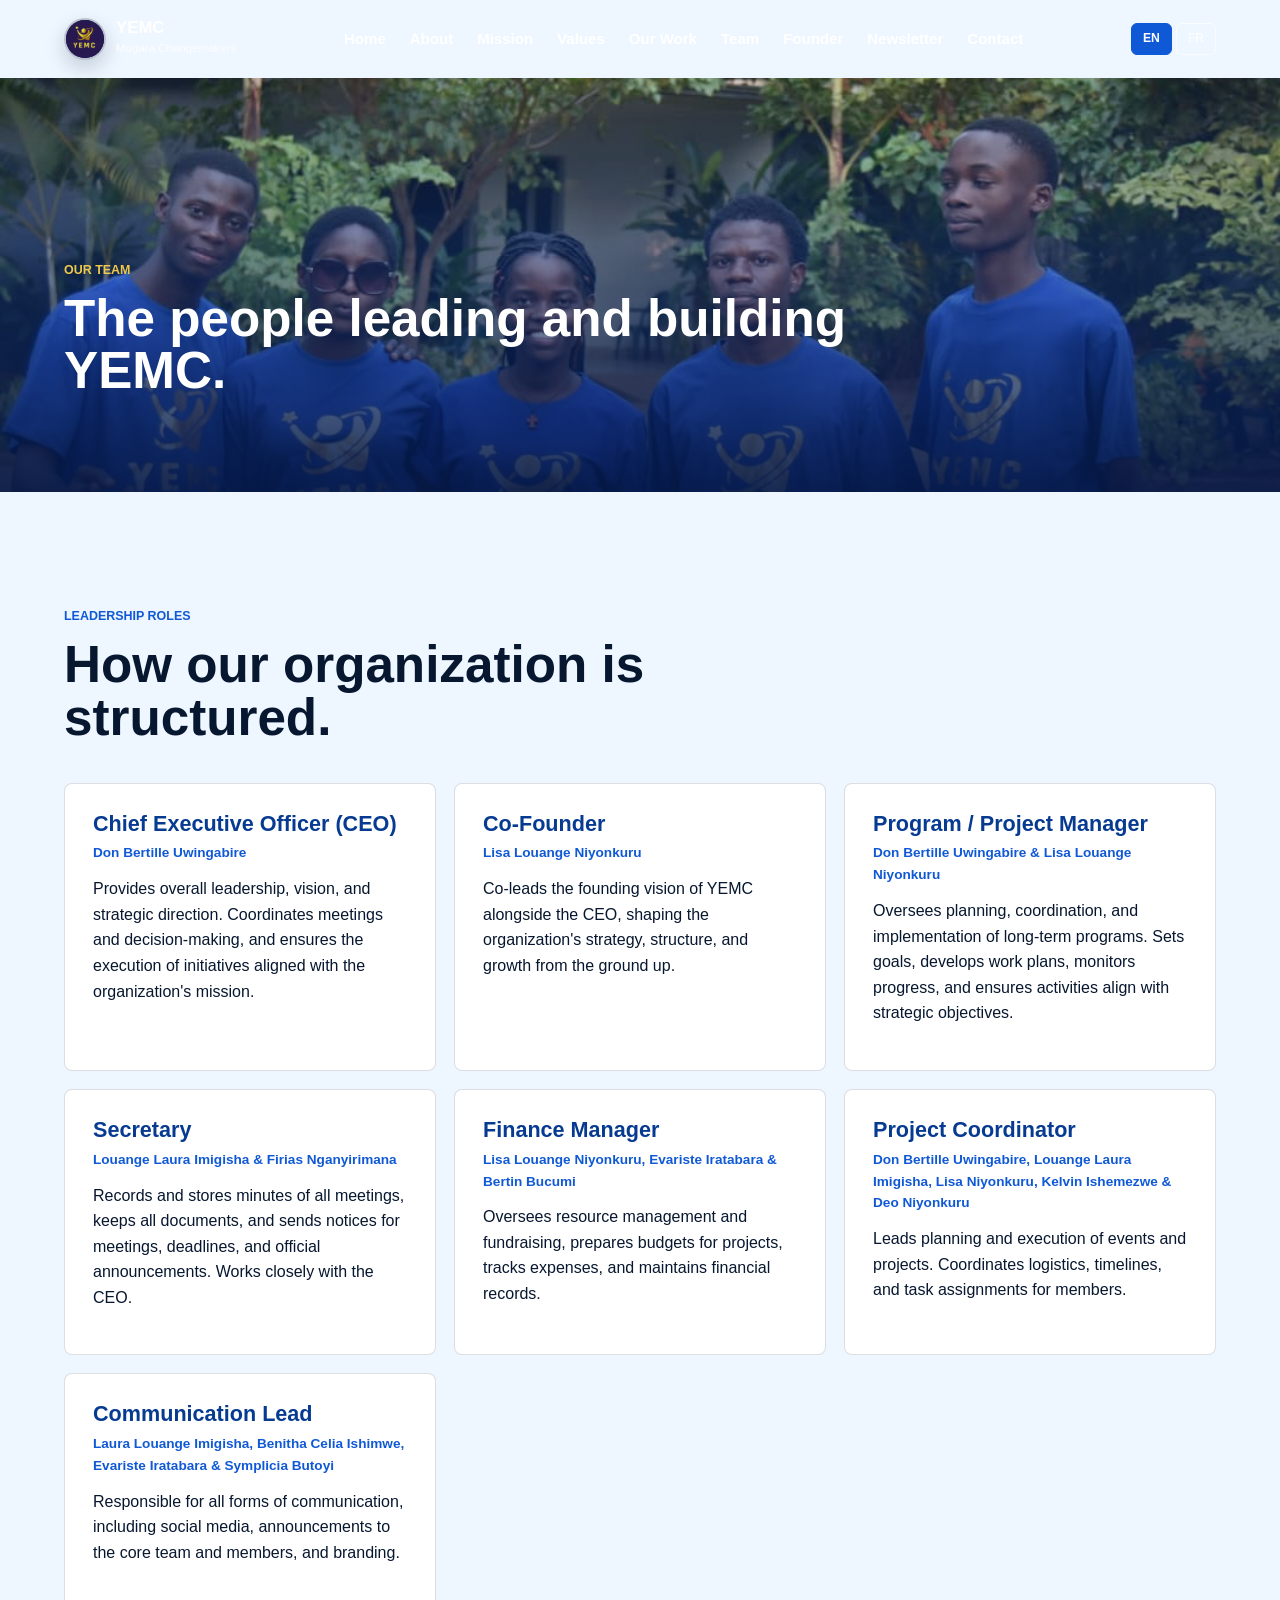
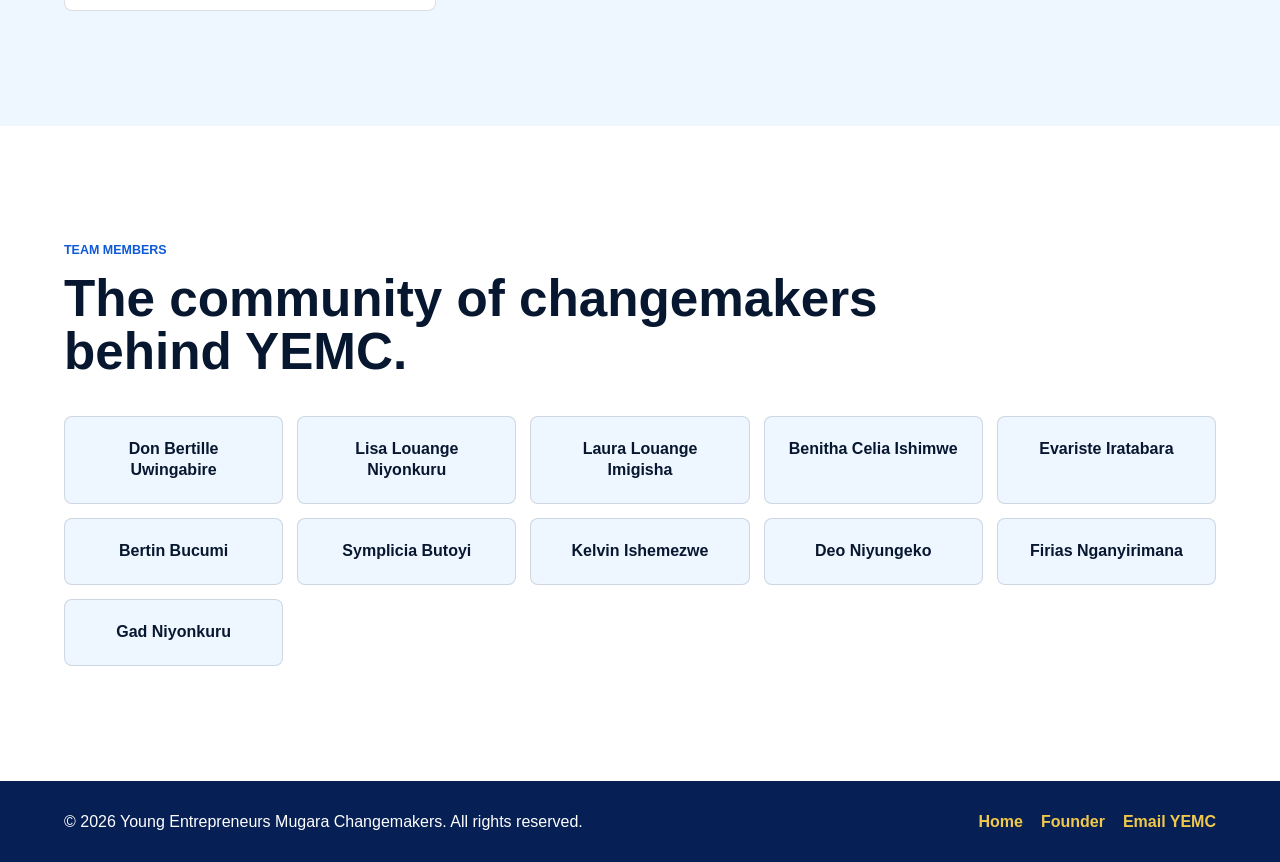
<file: team.html>
<!DOCTYPE html>
<html lang="en">
<head>
  <meta charset="UTF-8">
  <meta name="viewport" content="width=device-width, initial-scale=1.0">
  <title>Team | YEMC</title>
  <meta name="description" content="Meet the team behind Young Entrepreneurs Mugara Changemakers (YEMC) in Mugara, Burundi.">
  <link rel="icon" href="assets/images/yemc-logo.jpg">
  <link rel="stylesheet" href="styles.css">
  <script defer src="translations.js"></script>
  <script defer src="script.js"></script>
</head>
<body>
  <header class="site-header founder-header is-scrolled" data-header>
    <a class="brand" href="index.html" aria-label="YEMC home">
      <img class="brand-logo" src="assets/images/yemc-logo.jpg" alt="">
      <span><strong>YEMC</strong><small>Mugara Changemakers</small></span>
    </a>
    <button class="nav-toggle" type="button" aria-expanded="false" aria-controls="site-nav" data-nav-toggle>
      <span class="sr-only">Toggle navigation</span>
      <span></span><span></span><span></span>
    </button>
    <nav class="site-nav" id="site-nav" data-nav>
      <a href="index.html" data-i18n="nav-home">Home</a>
      <a href="about.html" data-i18n="nav-about">About</a>
      <a href="mission.html" data-i18n="nav-mission">Mission</a>
      <a href="values.html" data-i18n="nav-values">Values</a>
      <a href="work.html" data-i18n="nav-work">Our Work</a>
      <a href="team.html" data-i18n="nav-team">Team</a>
      <a href="founder.html" data-i18n="nav-founder">Founder</a>
      <a href="newsletter.html" data-i18n="nav-newsletter">Newsletter</a>
      <a href="contact.html" data-i18n="nav-contact">Contact</a>
    </nav>
    <div class="lang-switch" aria-label="Language selector">
      <button class="lang-btn active" data-lang="en">EN</button>
      <button class="lang-btn" data-lang="fr">FR</button>
    </div>
  </header>

  <main>
    <section class="page-title-banner" style="background-image: url('assets/images/team-banner.jpg');">
      <div class="section-heading">
        <p class="eyebrow" data-i18n="team-eyebrow">Our Team</p>
        <h2 data-i18n="team-h2">The people leading and building YEMC.</h2>
      </div>
    </section>

    <section class="section">
      <div class="section-heading">
        <p class="eyebrow" data-i18n="roles-eyebrow">Leadership Roles</p>
        <h2 data-i18n="roles-h2">How our organization is structured.</h2>
      </div>
      <div class="roles-grid">
        <article class="role-card">
          <h3 data-i18n="role1-title">Chief Executive Officer (CEO)</h3>
          <span class="role-holders" data-i18n="role1-holders">Don Bertille Uwingabire</span>
          <p data-i18n="role1-desc">Provides overall leadership, vision, and strategic direction. Coordinates meetings and decision-making, and ensures the execution of initiatives aligned with the organization's mission.</p>
        </article>
        <article class="role-card">
          <h3 data-i18n="role2-title">Co-Founder</h3>
          <span class="role-holders" data-i18n="role2-holders">Lisa Louange Niyonkuru</span>
          <p data-i18n="role2-desc">Co-leads the founding vision of YEMC alongside the CEO, shaping the organization's strategy, structure, and growth from the ground up.</p>
        </article>
        <article class="role-card">
          <h3 data-i18n="role3-title">Program / Project Manager</h3>
          <span class="role-holders" data-i18n="role3-holders">Don Bertille Uwingabire &amp; Lisa Louange Niyonkuru</span>
          <p data-i18n="role3-desc">Oversees planning, coordination, and implementation of long-term programs. Sets goals, develops work plans, monitors progress, and ensures activities align with strategic objectives.</p>
        </article>
        <article class="role-card">
          <h3 data-i18n="role4-title">Secretary</h3>
          <span class="role-holders" data-i18n="role4-holders">Louange Laura Imigisha &amp; Firias Nganyirimana</span>
          <p data-i18n="role4-desc">Records and stores minutes of all meetings, keeps all documents, and sends notices for meetings, deadlines, and official announcements. Works closely with the CEO.</p>
        </article>
        <article class="role-card">
          <h3 data-i18n="role5-title">Finance Manager</h3>
          <span class="role-holders" data-i18n="role5-holders">Lisa Louange Niyonkuru, Evariste Iratabara &amp; Bertin Bucumi</span>
          <p data-i18n="role5-desc">Oversees resource management and fundraising, prepares budgets for projects, tracks expenses, and maintains financial records.</p>
        </article>
        <article class="role-card">
          <h3 data-i18n="role6-title">Project Coordinator</h3>
          <span class="role-holders" data-i18n="role6-holders">Don Bertille Uwingabire, Louange Laura Imigisha, Lisa Niyonkuru, Kelvin Ishemezwe &amp; Deo Niyonkuru</span>
          <p data-i18n="role6-desc">Leads planning and execution of events and projects. Coordinates logistics, timelines, and task assignments for members.</p>
        </article>
        <article class="role-card">
          <h3 data-i18n="role7-title">Communication Lead</h3>
          <span class="role-holders" data-i18n="role7-holders">Laura Louange Imigisha, Benitha Celia Ishimwe, Evariste Iratabara &amp; Symplicia Butoyi</span>
          <p data-i18n="role7-desc">Responsible for all forms of communication, including social media, announcements to the core team and members, and branding.</p>
        </article>
      </div>
    </section>

    <section class="section" style="background: var(--white);">
      <div class="section-heading">
        <p class="eyebrow" data-i18n="members-eyebrow">Team Members</p>
        <h2 data-i18n="members-h2">The community of changemakers behind YEMC.</h2>
      </div>
      <div class="members-grid">
        <div class="member-card"><strong>Don Bertille Uwingabire</strong></div>
        <div class="member-card"><strong>Lisa Louange Niyonkuru</strong></div>
        <div class="member-card"><strong>Laura Louange Imigisha</strong></div>
        <div class="member-card"><strong>Benitha Celia Ishimwe</strong></div>
        <div class="member-card"><strong>Evariste Iratabara</strong></div>
        <div class="member-card"><strong>Bertin Bucumi</strong></div>
        <div class="member-card"><strong>Symplicia Butoyi</strong></div>
        <div class="member-card"><strong>Kelvin Ishemezwe</strong></div>
        <div class="member-card"><strong>Deo Niyungeko</strong></div>
        <div class="member-card"><strong>Firias Nganyirimana</strong></div>
        <div class="member-card"><strong>Gad Niyonkuru</strong></div>
      </div>
    </section>
  </main>

  <footer class="site-footer">
    <p>&copy; <span data-year></span> Young Entrepreneurs Mugara Changemakers. All rights reserved.</p>
    <div>
      <a href="index.html" data-i18n="footer-home">Home</a>
      <a href="founder.html" data-i18n="footer-founder">Founder</a>
      <a href="mailto:yemchangemakers@gmail.com" data-i18n="footer-email">Email YEMC</a>
    </div>
  </footer>
</body>
</html>
</file>
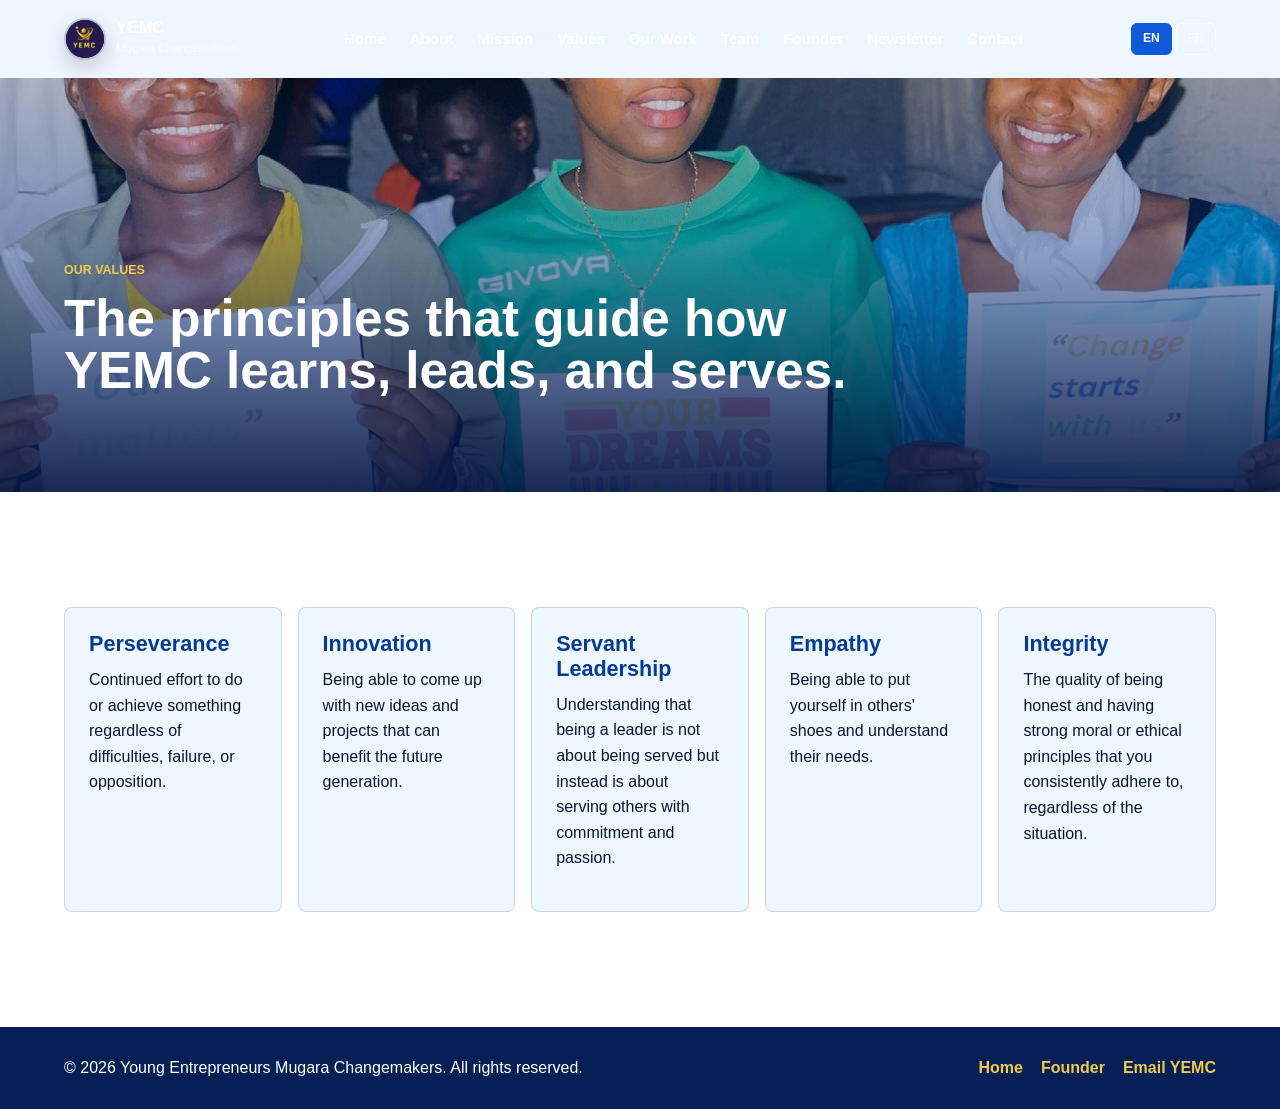
<file: values.html>
<!DOCTYPE html>
<html lang="en">
<head>
  <meta charset="UTF-8">
  <meta name="viewport" content="width=device-width, initial-scale=1.0">
  <title>Values | YEMC</title>
  <meta name="description" content="The values that guide Young Entrepreneurs Mugara Changemakers (YEMC) in Mugara, Burundi.">
  <link rel="icon" href="assets/images/yemc-logo.jpg">
  <link rel="stylesheet" href="styles.css">
  <script defer src="translations.js"></script>
  <script defer src="script.js"></script>
</head>
<body>
  <header class="site-header founder-header is-scrolled" data-header>
    <a class="brand" href="index.html" aria-label="YEMC home">
      <img class="brand-logo" src="assets/images/yemc-logo.jpg" alt="">
      <span><strong>YEMC</strong><small>Mugara Changemakers</small></span>
    </a>
    <button class="nav-toggle" type="button" aria-expanded="false" aria-controls="site-nav" data-nav-toggle>
      <span class="sr-only">Toggle navigation</span>
      <span></span><span></span><span></span>
    </button>
    <nav class="site-nav" id="site-nav" data-nav>
      <a href="index.html" data-i18n="nav-home">Home</a>
      <a href="about.html" data-i18n="nav-about">About</a>
      <a href="mission.html" data-i18n="nav-mission">Mission</a>
      <a href="values.html" data-i18n="nav-values">Values</a>
      <a href="work.html" data-i18n="nav-work">Our Work</a>
      <a href="team.html" data-i18n="nav-team">Team</a>
      <a href="founder.html" data-i18n="nav-founder">Founder</a>
      <a href="newsletter.html" data-i18n="nav-newsletter">Newsletter</a>
      <a href="contact.html" data-i18n="nav-contact">Contact</a>
    </nav>
    <div class="lang-switch" aria-label="Language selector">
      <button class="lang-btn active" data-lang="en">EN</button>
      <button class="lang-btn" data-lang="fr">FR</button>
    </div>
  </header>

  <main>
    <section class="page-title-banner" style="background-image: url('assets/images/page-bg-women-signs.jpg');">
      <div class="section-heading">
        <p class="eyebrow" data-i18n="values-eyebrow">Our Values</p>
        <h2 data-i18n="values-banner-h2">The principles that guide how YEMC learns, leads, and serves.</h2>
      </div>
    </section>

    <section class="section values">
      <div class="values-grid">
        <article>
          <h3 data-i18n="val1-h3">Perseverance</h3>
          <p data-i18n="val1-p">Continued effort to do or achieve something regardless of difficulties, failure, or opposition.</p>
        </article>
        <article>
          <h3 data-i18n="val2-h3">Innovation</h3>
          <p data-i18n="val2-p">Being able to come up with new ideas and projects that can benefit the future generation.</p>
        </article>
        <article>
          <h3 data-i18n="val3-h3">Servant Leadership</h3>
          <p data-i18n="val3-p">Understanding that being a leader is not about being served but instead is about serving others with commitment and passion.</p>
        </article>
        <article>
          <h3 data-i18n="val4-h3">Empathy</h3>
          <p data-i18n="val4-p">Being able to put yourself in others' shoes and understand their needs.</p>
        </article>
        <article>
          <h3 data-i18n="val5-h3">Integrity</h3>
          <p data-i18n="val5-p">The quality of being honest and having strong moral or ethical principles that you consistently adhere to, regardless of the situation.</p>
        </article>
      </div>
    </section>
  </main>

  <footer class="site-footer">
    <p>&copy; <span data-year></span> Young Entrepreneurs Mugara Changemakers. All rights reserved.</p>
    <div>
      <a href="index.html" data-i18n="footer-home">Home</a>
      <a href="founder.html" data-i18n="footer-founder">Founder</a>
      <a href="mailto:yemchangemakers@gmail.com" data-i18n="footer-email">Email YEMC</a>
    </div>
  </footer>
</body>
</html>
</file>
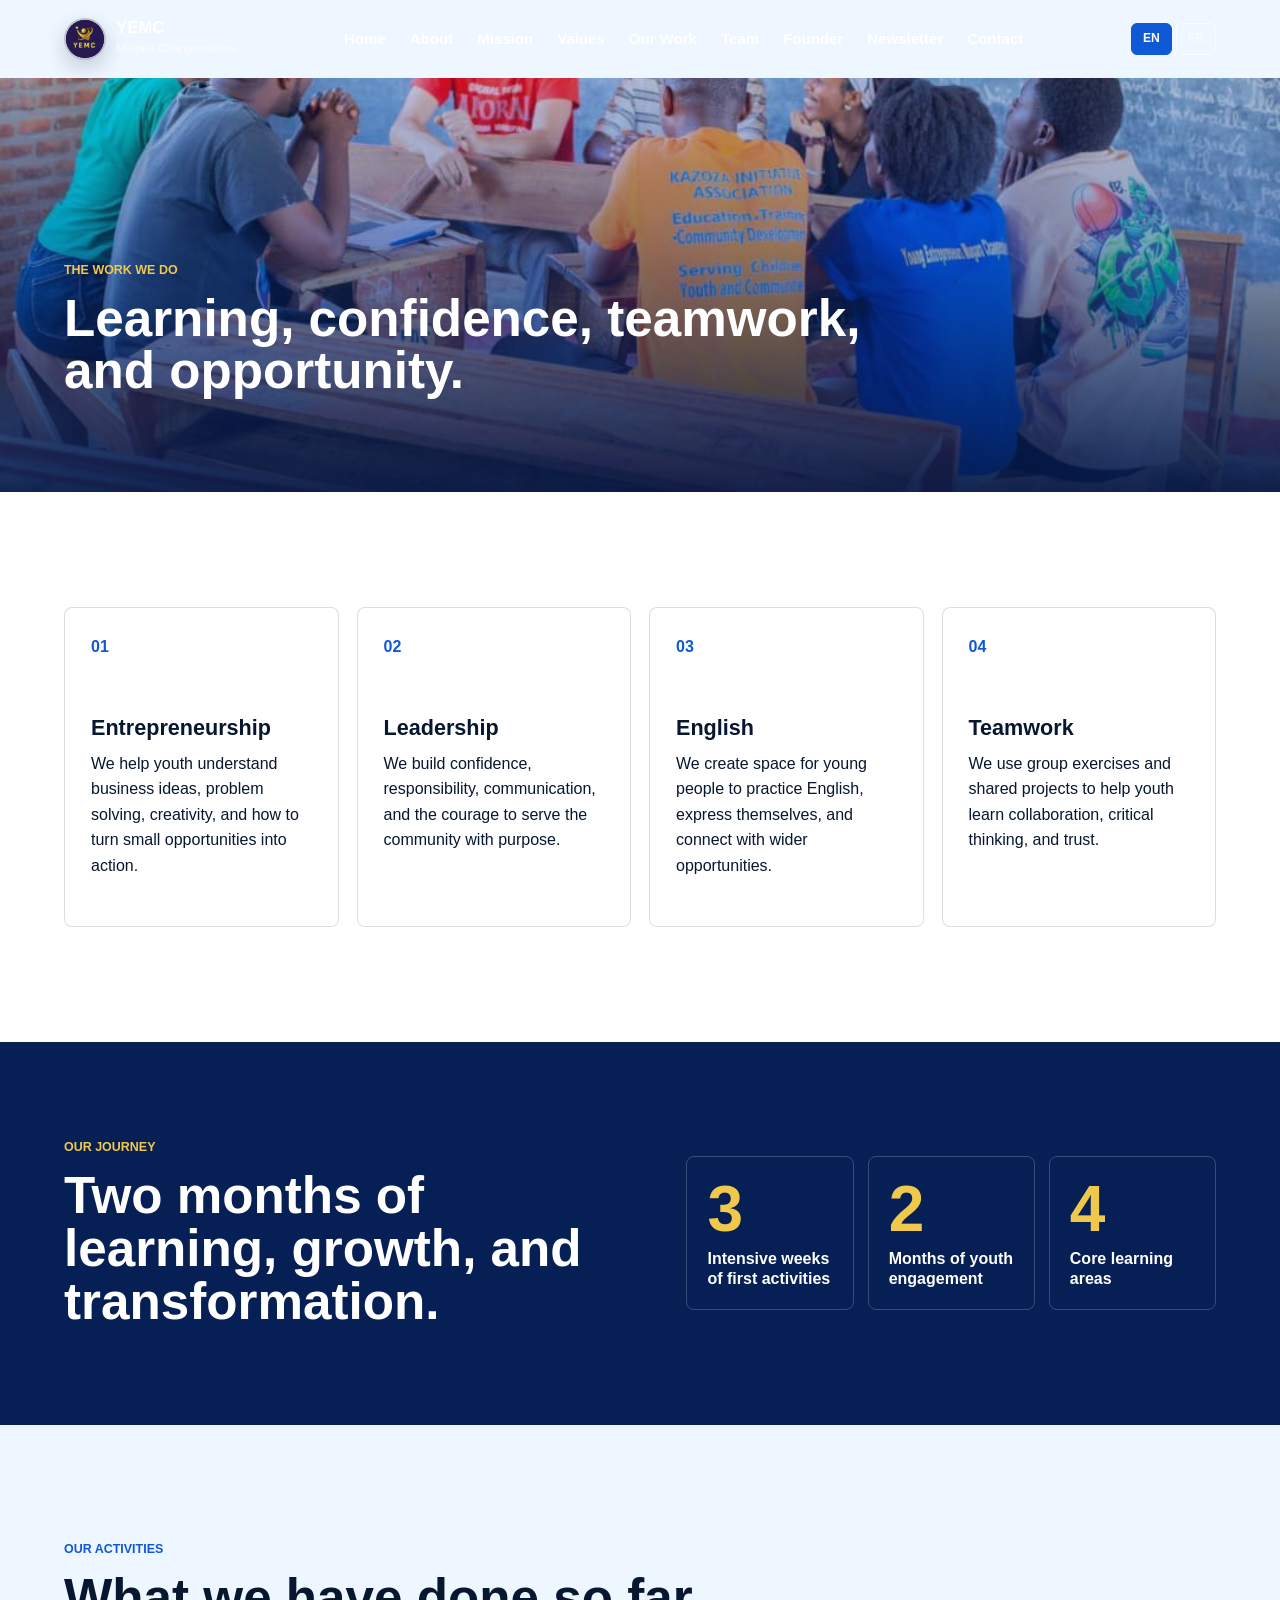
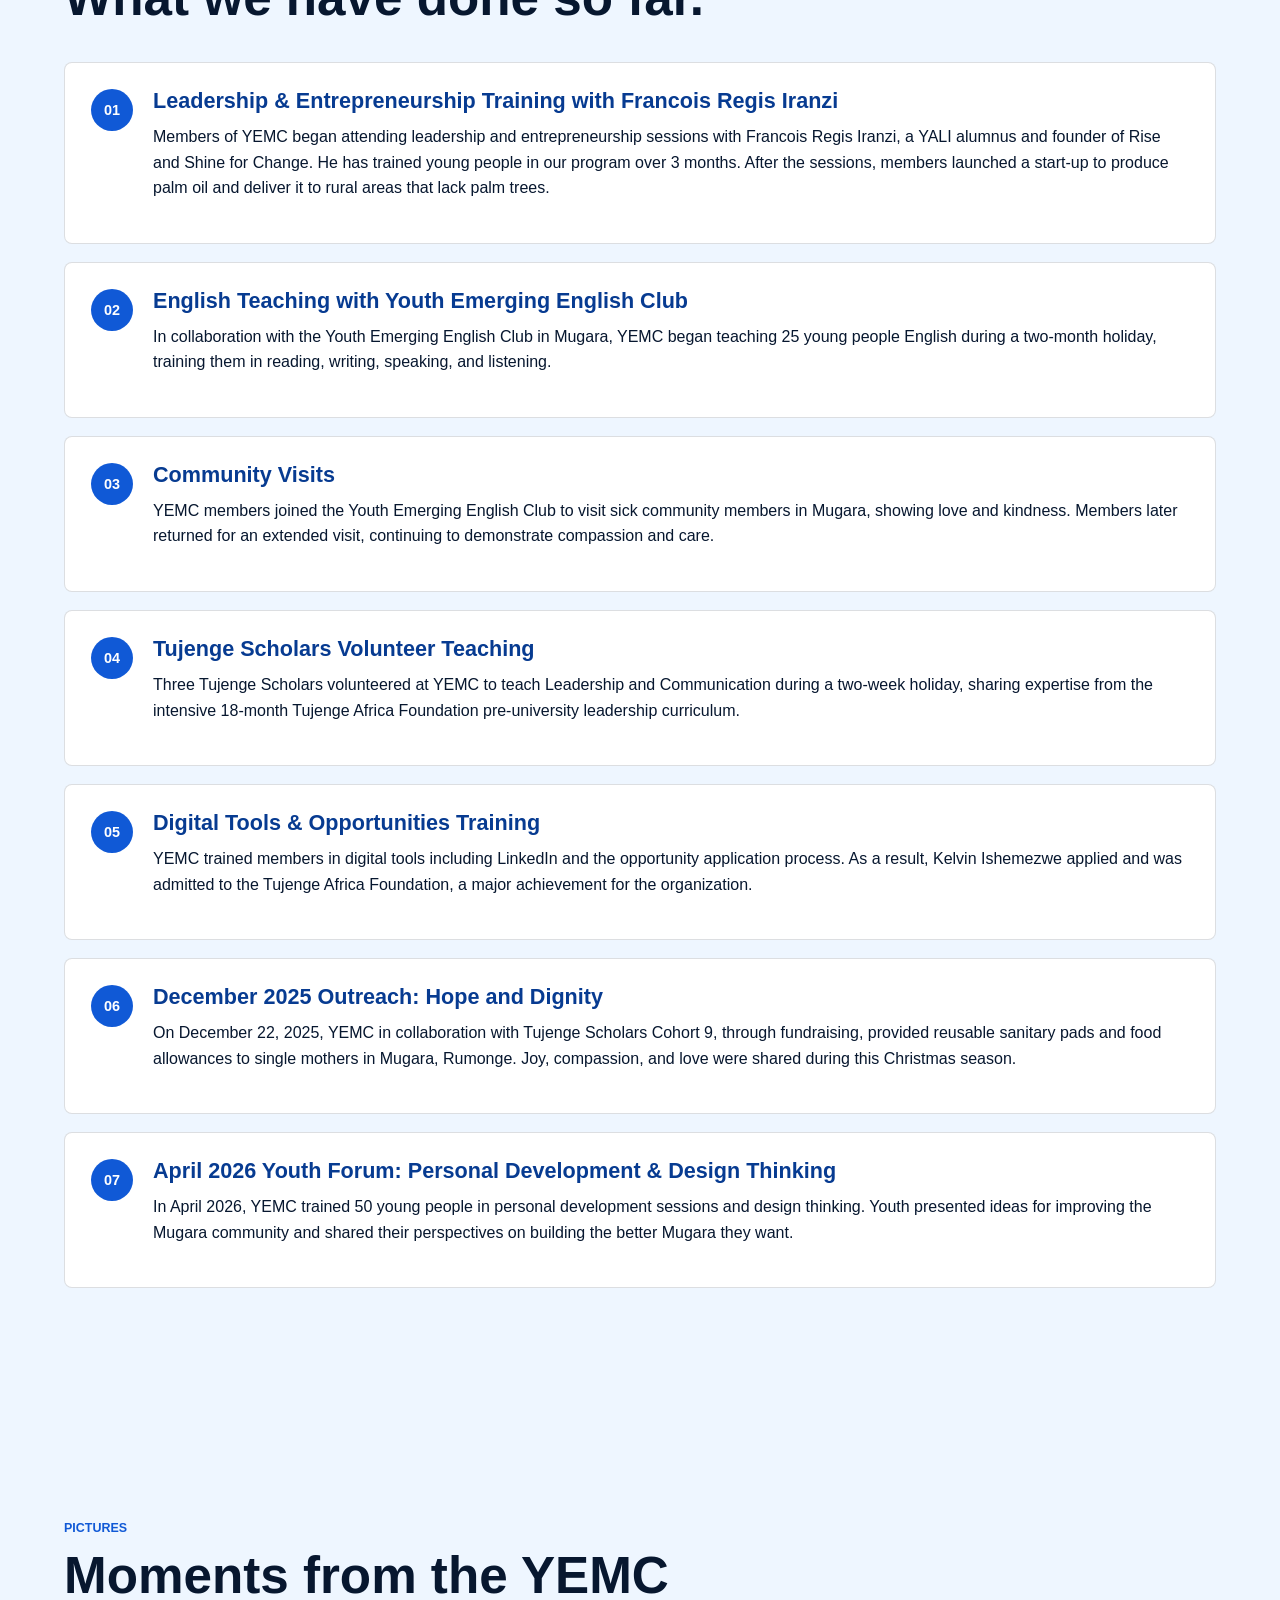
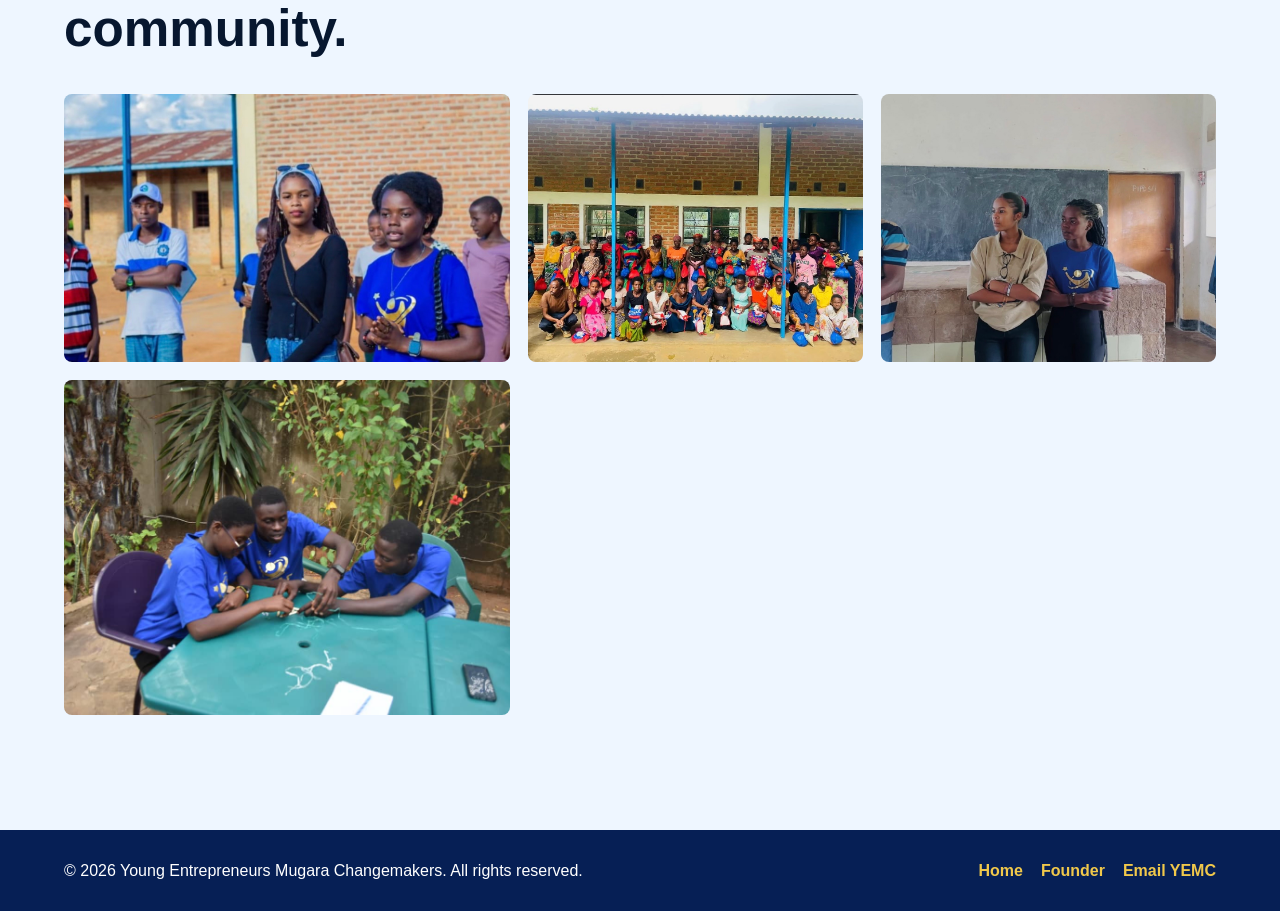
<file: work.html>
<!DOCTYPE html>
<html lang="en">
<head>
  <meta charset="UTF-8">
  <meta name="viewport" content="width=device-width, initial-scale=1.0">
  <title>Our Work | YEMC</title>
  <meta name="description" content="The programs and activities of Young Entrepreneurs Mugara Changemakers (YEMC) in Mugara, Burundi.">
  <link rel="icon" href="assets/images/yemc-logo.jpg">
  <link rel="stylesheet" href="styles.css">
  <script defer src="translations.js"></script>
  <script defer src="script.js"></script>
</head>
<body>
  <header class="site-header founder-header is-scrolled" data-header>
    <a class="brand" href="index.html" aria-label="YEMC home">
      <img class="brand-logo" src="assets/images/yemc-logo.jpg" alt="">
      <span><strong>YEMC</strong><small>Mugara Changemakers</small></span>
    </a>
    <button class="nav-toggle" type="button" aria-expanded="false" aria-controls="site-nav" data-nav-toggle>
      <span class="sr-only">Toggle navigation</span>
      <span></span><span></span><span></span>
    </button>
    <nav class="site-nav" id="site-nav" data-nav>
      <a href="index.html" data-i18n="nav-home">Home</a>
      <a href="about.html" data-i18n="nav-about">About</a>
      <a href="mission.html" data-i18n="nav-mission">Mission</a>
      <a href="values.html" data-i18n="nav-values">Values</a>
      <a href="work.html" data-i18n="nav-work">Our Work</a>
      <a href="team.html" data-i18n="nav-team">Team</a>
      <a href="founder.html" data-i18n="nav-founder">Founder</a>
      <a href="newsletter.html" data-i18n="nav-newsletter">Newsletter</a>
      <a href="contact.html" data-i18n="nav-contact">Contact</a>
    </nav>
    <div class="lang-switch" aria-label="Language selector">
      <button class="lang-btn active" data-lang="en">EN</button>
      <button class="lang-btn" data-lang="fr">FR</button>
    </div>
  </header>

  <main>
    <section class="page-title-banner" style="background-image: url('assets/images/page-bg-classroom-circle.jpg');">
      <div class="section-heading">
        <p class="eyebrow" data-i18n="work-eyebrow">The Work We Do</p>
        <h2 data-i18n="work-banner-h2">Learning, confidence, teamwork, and opportunity.</h2>
      </div>
    </section>

    <section class="section work">
      <div class="work-grid">
        <article class="work-card">
          <span>01</span>
          <h3 data-i18n="work1-h3">Entrepreneurship</h3>
          <p data-i18n="work1-p">We help youth understand business ideas, problem solving, creativity, and how to turn small opportunities into action.</p>
        </article>
        <article class="work-card">
          <span>02</span>
          <h3 data-i18n="work2-h3">Leadership</h3>
          <p data-i18n="work2-p">We build confidence, responsibility, communication, and the courage to serve the community with purpose.</p>
        </article>
        <article class="work-card">
          <span>03</span>
          <h3 data-i18n="work3-h3">English</h3>
          <p data-i18n="work3-p">We create space for young people to practice English, express themselves, and connect with wider opportunities.</p>
        </article>
        <article class="work-card">
          <span>04</span>
          <h3 data-i18n="work4-h3">Teamwork</h3>
          <p data-i18n="work4-p">We use group exercises and shared projects to help youth learn collaboration, critical thinking, and trust.</p>
        </article>
      </div>
    </section>

    <section class="impact-band">
      <div>
        <p class="eyebrow" data-i18n="impact-eyebrow">Our Journey</p>
        <h2 data-i18n="impact-h2">Two months of learning, growth, and transformation.</h2>
      </div>
      <div class="impact-grid">
        <div><strong>3</strong><span data-i18n="impact1-span">Intensive weeks of first activities</span></div>
        <div><strong>2</strong><span data-i18n="impact2-span">Months of youth engagement</span></div>
        <div><strong>4</strong><span data-i18n="impact3-span">Core learning areas</span></div>
      </div>
    </section>

    <section class="section">
      <div class="section-heading">
        <p class="eyebrow" data-i18n="activities-eyebrow">Our Activities</p>
        <h2 data-i18n="activities-h2">What we have done so far.</h2>
      </div>
      <div class="activities-grid">
        <article class="activity-card">
          <div class="activity-number">01</div>
          <div>
            <h3 data-i18n="act1-title">Leadership &amp; Entrepreneurship Training with Francois Regis Iranzi</h3>
            <p data-i18n="act1-p">Members of YEMC began attending leadership and entrepreneurship sessions with Francois Regis Iranzi, a YALI alumnus and founder of Rise and Shine for Change. He has trained young people in our program over 3 months. After the sessions, members launched a start-up to produce palm oil and deliver it to rural areas that lack palm trees.</p>
          </div>
        </article>
        <article class="activity-card">
          <div class="activity-number">02</div>
          <div>
            <h3 data-i18n="act2-title">English Teaching with Youth Emerging English Club</h3>
            <p data-i18n="act2-p">In collaboration with the Youth Emerging English Club in Mugara, YEMC began teaching 25 young people English during a two-month holiday, training them in reading, writing, speaking, and listening.</p>
          </div>
        </article>
        <article class="activity-card">
          <div class="activity-number">03</div>
          <div>
            <h3 data-i18n="act3-title">Community Visits</h3>
            <p data-i18n="act3-p">YEMC members joined the Youth Emerging English Club to visit sick community members in Mugara, showing love and kindness. Members later returned for an extended visit, continuing to demonstrate compassion and care.</p>
          </div>
        </article>
        <article class="activity-card">
          <div class="activity-number">04</div>
          <div>
            <h3 data-i18n="act4-title">Tujenge Scholars Volunteer Teaching</h3>
            <p data-i18n="act4-p">Three Tujenge Scholars volunteered at YEMC to teach Leadership and Communication during a two-week holiday, sharing expertise from the intensive 18-month Tujenge Africa Foundation pre-university leadership curriculum.</p>
          </div>
        </article>
        <article class="activity-card">
          <div class="activity-number">05</div>
          <div>
            <h3 data-i18n="act5-title">Digital Tools &amp; Opportunities Training</h3>
            <p data-i18n="act5-p">YEMC trained members in digital tools including LinkedIn and the opportunity application process. As a result, Kelvin Ishemezwe applied and was admitted to the Tujenge Africa Foundation, a major achievement for the organization.</p>
          </div>
        </article>
        <article class="activity-card">
          <div class="activity-number">06</div>
          <div>
            <h3 data-i18n="act6-title">December 2025 Outreach: Hope and Dignity</h3>
            <p data-i18n="act6-p">On December 22, 2025, YEMC in collaboration with Tujenge Scholars Cohort 9, through fundraising, provided reusable sanitary pads and food allowances to single mothers in Mugara, Rumonge. Joy, compassion, and love were shared during this Christmas season.</p>
          </div>
        </article>
        <article class="activity-card">
          <div class="activity-number">07</div>
          <div>
            <h3 data-i18n="act7-title">April 2026 Youth Forum: Personal Development &amp; Design Thinking</h3>
            <p data-i18n="act7-p">In April 2026, YEMC trained 50 young people in personal development sessions and design thinking. Youth presented ideas for improving the Mugara community and shared their perspectives on building the better Mugara they want.</p>
          </div>
        </article>
      </div>
    </section>

    <section class="section gallery">
      <div class="section-heading">
        <p class="eyebrow" data-i18n="gallery-eyebrow">Pictures</p>
        <h2 data-i18n="gallery-h2">Moments from the YEMC community.</h2>
      </div>
      <div class="gallery-grid">
        <img src="assets/images/yemc-youth-campus.jpeg" alt="YEMC youth gathered outside a school building">
        <img src="assets/images/yemc-community-group.jpeg" alt="Mugara community members gathered together">
        <img src="assets/images/yemc-classroom.jpeg" alt="YEMC young leaders standing in a classroom">
        <img src="assets/images/yemc-collab-writing.jpg" alt="Three YEMC youth collaborating on a writing activity outdoors">
      </div>
    </section>
  </main>

  <footer class="site-footer">
    <p>&copy; <span data-year></span> Young Entrepreneurs Mugara Changemakers. All rights reserved.</p>
    <div>
      <a href="index.html" data-i18n="footer-home">Home</a>
      <a href="founder.html" data-i18n="footer-founder">Founder</a>
      <a href="mailto:yemchangemakers@gmail.com" data-i18n="footer-email">Email YEMC</a>
    </div>
  </footer>
</body>
</html>
</file>
<file: styles.css>
:root {
  --ink: #07172f;
  --muted: #526781;
  --paper: #eef6ff;
  --white: #ffffff;
  --blue: #1059d6;
  --blue-dark: #073b91;
  --blue-deep: #061f55;
  --blue-soft: #d9ecff;
  --gold: #f0c84b;
  --red: #d84835;
  --line: rgba(7, 23, 47, 0.14);
  --shadow: 0 22px 60px rgba(7, 23, 47, 0.16);
}

* {
  box-sizing: border-box;
}

html {
  scroll-behavior: smooth;
}

body {
  margin: 0;
  color: var(--ink);
  background: var(--paper);
  font-family: Arial, Helvetica, sans-serif;
  line-height: 1.6;
}

img {
  display: block;
  max-width: 100%;
}

a {
  color: inherit;
}

.sr-only {
  position: absolute;
  width: 1px;
  height: 1px;
  padding: 0;
  margin: -1px;
  overflow: hidden;
  clip: rect(0, 0, 0, 0);
  white-space: nowrap;
  border: 0;
}

.site-header {
  position: fixed;
  z-index: 20;
  top: 0;
  left: 0;
  right: 0;
  display: flex;
  align-items: center;
  justify-content: space-between;
  gap: 24px;
  padding: 18px clamp(18px, 5vw, 72px);
  color: var(--white);
  transition: background 180ms ease, box-shadow 180ms ease, color 180ms ease;
}

.site-header.is-scrolled,
.site-header.is-open {
  color: var(--ink);
  background: rgba(251, 250, 245, 0.96);
  box-shadow: 0 10px 30px rgba(22, 33, 29, 0.08);
  backdrop-filter: blur(16px);
}

.brand {
  display: inline-flex;
  align-items: center;
  gap: 10px;
  text-decoration: none;
  min-width: 0;
}

.brand-logo {
  width: 42px;
  height: 42px;
  object-fit: cover;
  border-radius: 50%;
  border: 2px solid rgba(255, 255, 255, 0.72);
  background: var(--blue-deep);
  box-shadow: 0 8px 20px rgba(7, 23, 47, 0.18);
}

.site-header.is-scrolled .brand-logo,
.site-header.is-open .brand-logo {
  border-color: rgba(7, 23, 47, 0.12);
}

.brand strong,
.brand small {
  display: block;
}

.brand strong {
  line-height: 1;
  font-size: 1.05rem;
}

.brand small {
  margin-top: 2px;
  font-size: 0.72rem;
  opacity: 0.82;
}

.site-nav {
  display: flex;
  align-items: center;
  gap: 24px;
  font-size: 0.94rem;
  font-weight: 700;
}

.site-nav a {
  text-decoration: none;
}

.site-nav a:hover {
  color: var(--gold);
}

.lang-switch {
  display: flex;
  align-items: center;
  gap: 4px;
  flex-shrink: 0;
}

.lang-btn {
  padding: 5px 11px;
  border: 1px solid currentColor;
  border-radius: 6px;
  background: transparent;
  color: inherit;
  font: inherit;
  font-size: 0.76rem;
  font-weight: 800;
  cursor: pointer;
  opacity: 0.72;
  transition: opacity 140ms, background 140ms, color 140ms;
}

.lang-btn.active {
  opacity: 1;
  background: var(--blue);
  color: var(--white);
  border-color: var(--blue);
}

.nav-toggle {
  display: none;
  width: 44px;
  height: 44px;
  padding: 10px;
  border: 1px solid currentColor;
  border-radius: 8px;
  color: inherit;
  background: transparent;
}

.nav-toggle span:not(.sr-only) {
  display: block;
  height: 2px;
  margin: 5px 0;
  background: currentColor;
}

.hero {
  position: relative;
  min-height: 92vh;
  display: grid;
  align-items: end;
  padding: 150px clamp(18px, 5vw, 72px) 72px;
  color: var(--white);
  overflow: hidden;
}

.founder-header {
  position: sticky;
}

.hero-image,
.hero-overlay {
  position: absolute;
  inset: 0;
}

.hero-image {
  width: 100%;
  height: 100%;
  object-fit: cover;
}

.hero-overlay {
  background:
    linear-gradient(90deg, rgba(4, 24, 71, 0.92), rgba(7, 55, 145, 0.62), rgba(7, 55, 145, 0.18)),
    linear-gradient(0deg, rgba(4, 24, 71, 0.86), transparent 48%);
}

.hero-content {
  position: relative;
  max-width: 820px;
}

.eyebrow {
  margin: 0 0 12px;
  color: var(--blue);
  font-size: 0.78rem;
  font-weight: 800;
  letter-spacing: 0;
  text-transform: uppercase;
}

.hero .eyebrow {
  color: var(--gold);
}

h1,
h2,
h3,
p {
  margin-top: 0;
}

h1 {
  max-width: 900px;
  margin-bottom: 18px;
  font-size: clamp(3.2rem, 9vw, 6.8rem);
  line-height: 0.96;
}

h2 {
  margin-bottom: 18px;
  font-size: clamp(2rem, 4vw, 4.1rem);
  line-height: 1.03;
}

h3 {
  margin-bottom: 10px;
  font-size: 1.35rem;
  line-height: 1.15;
}

.hero p:not(.eyebrow) {
  max-width: 700px;
  font-size: clamp(1.05rem, 2vw, 1.35rem);
}

.hero-actions,
.newsletter-row {
  display: flex;
  flex-wrap: wrap;
  gap: 12px;
}

.button {
  display: inline-flex;
  align-items: center;
  justify-content: center;
  min-height: 48px;
  padding: 0 20px;
  border: 1px solid transparent;
  border-radius: 8px;
  font-weight: 800;
  text-decoration: none;
  cursor: pointer;
}

.button.primary {
  color: var(--white);
  background: var(--blue);
}

.button.primary:hover {
  background: var(--blue-dark);
}

.button.secondary {
  color: var(--white);
  border-color: rgba(255, 255, 255, 0.72);
  background: rgba(255, 255, 255, 0.1);
}

.button.secondary:hover {
  background: rgba(255, 255, 255, 0.2);
}

.section {
  padding: clamp(64px, 9vw, 118px) clamp(18px, 5vw, 72px);
}

.founder-hero {
  display: grid;
  grid-template-columns: minmax(0, 0.9fr) minmax(320px, 0.7fr);
  gap: clamp(30px, 6vw, 80px);
  align-items: center;
  padding: clamp(72px, 9vw, 120px) clamp(18px, 5vw, 72px);
  color: var(--white);
  background:
    linear-gradient(135deg, rgba(6, 31, 85, 0.98), rgba(16, 89, 214, 0.9)),
    var(--blue-deep);
}

.page-title-banner {
  position: relative;
  display: flex;
  align-items: flex-end;
  min-height: 46vh;
  padding: clamp(110px, 14vw, 160px) clamp(18px, 5vw, 72px) clamp(48px, 7vw, 76px);
  color: var(--white);
  background-size: cover;
  background-position: center;
}

.page-title-banner::before {
  content: "";
  position: absolute;
  inset: 0;
  background:
    linear-gradient(0deg, rgba(4, 24, 71, 0.92), rgba(7, 55, 145, 0.42) 60%, rgba(7, 55, 145, 0.18));
}

.page-title-banner .section-heading {
  position: relative;
  margin-bottom: 0;
}

.page-title-banner .eyebrow {
  color: var(--gold);
}

.founder-hero h1 {
  max-width: 760px;
}

.founder-hero-copy p:not(.eyebrow) {
  max-width: 720px;
  font-size: clamp(1.05rem, 2vw, 1.3rem);
}

.founder-secondary {
  color: var(--white);
}

.founder-portrait img,
.founder-photo img {
  width: 100%;
  object-fit: cover;
  border-radius: 8px;
  box-shadow: var(--shadow);
}

.founder-portrait img {
  aspect-ratio: 1 / 1.08;
}

.founder-profile-grid,
.founder-quote-section,
.founder-closing {
  display: grid;
  grid-template-columns: minmax(0, 1fr) minmax(320px, 0.72fr);
  gap: clamp(28px, 6vw, 76px);
  align-items: start;
}

.founder-bio {
  display: grid;
  gap: 18px;
  font-size: clamp(1.05rem, 1.7vw, 1.25rem);
}

.founder-bio a,
.founder-closing a {
  color: var(--blue-dark);
  font-weight: 800;
}

.credential-panel {
  padding: clamp(24px, 4vw, 38px);
  border-radius: 8px;
  color: var(--white);
  background: var(--blue-deep);
  box-shadow: var(--shadow);
}

.credential-panel ul {
  display: grid;
  gap: 10px;
  margin: 18px 0 0;
  padding-left: 20px;
}

.founder-quote-section {
  align-items: center;
  background: var(--blue-soft);
}

.founder-photo img {
  aspect-ratio: 4 / 5;
}

.founder-quote {
  margin: 0;
  padding: clamp(24px, 5vw, 54px);
  border-left: 6px solid var(--gold);
  border-radius: 8px;
  background: var(--white);
  box-shadow: var(--shadow);
}

.founder-quote p {
  font-size: clamp(1.4rem, 3vw, 2.6rem);
  line-height: 1.14;
}

.founder-quote cite {
  display: block;
  color: var(--blue-dark);
  font-style: normal;
  font-weight: 900;
}

.founder-impact {
  background: var(--white);
}

.impact-story-grid {
  display: grid;
  grid-template-columns: repeat(3, minmax(0, 1fr));
  gap: 18px;
}

.impact-story-grid article {
  min-height: 300px;
  padding: 26px;
  border: 1px solid var(--line);
  border-radius: 8px;
  background: var(--paper);
}

.impact-story-grid span {
  display: inline-block;
  margin-bottom: 44px;
  color: var(--blue);
  font-weight: 900;
}

.founder-closing {
  align-items: center;
  color: var(--white);
  background: var(--blue-deep);
}

.founder-closing .eyebrow {
  color: var(--gold);
}

.founder-closing h2,
.founder-closing p {
  margin-bottom: 0;
}

.founder-closing p {
  font-size: clamp(1.05rem, 1.8vw, 1.35rem);
}

.section-heading {
  max-width: 850px;
  margin-bottom: 38px;
}

.story-grid,
.mission,
.context,
.contact-grid {
  display: grid;
  grid-template-columns: repeat(2, minmax(0, 1fr));
  gap: clamp(24px, 5vw, 72px);
  align-items: start;
}

.story-grid p {
  font-size: clamp(1.05rem, 1.8vw, 1.35rem);
}

.mission {
  background: var(--blue-soft);
}

.mission-card {
  min-height: 360px;
  display: flex;
  flex-direction: column;
  justify-content: flex-end;
  padding: clamp(24px, 4vw, 46px);
  color: var(--white);
  background: var(--blue-deep);
  border-radius: 8px;
}

.mission-card.accent {
  color: var(--ink);
  background: var(--gold);
}

.mission-card .eyebrow {
  color: currentColor;
  opacity: 0.72;
}

.mission-card h2 {
  margin-bottom: 0;
  font-size: clamp(1.7rem, 3.2vw, 3.4rem);
}

.context {
  align-items: center;
}

.values {
  background: var(--white);
}

.values-grid {
  display: grid;
  grid-template-columns: repeat(5, minmax(0, 1fr));
  gap: 16px;
}

.values-grid article {
  min-height: 250px;
  padding: 24px;
  border: 1px solid var(--line);
  border-radius: 8px;
  background: var(--paper);
}

.values-grid h3 {
  color: var(--blue-dark);
}

.context-copy {
  max-width: 650px;
}

.context-image img,
.gallery-grid img {
  width: 100%;
  height: 100%;
  object-fit: cover;
  border-radius: 8px;
  box-shadow: var(--shadow);
}

.context-image {
  min-height: 460px;
}

.work {
  background: var(--white);
}

.work-grid {
  display: grid;
  grid-template-columns: repeat(4, minmax(0, 1fr));
  gap: 18px;
}

.work-card {
  min-height: 320px;
  padding: 26px;
  border: 1px solid var(--line);
  border-radius: 8px;
  background: var(--white);
}

.work-card span {
  display: inline-block;
  margin-bottom: 56px;
  color: var(--blue);
  font-weight: 900;
}

.impact-band {
  display: grid;
  grid-template-columns: 1.1fr 1fr;
  gap: 40px;
  align-items: center;
  padding: clamp(58px, 8vw, 96px) clamp(18px, 5vw, 72px);
  color: var(--white);
  background: var(--blue-deep);
}

.impact-band .eyebrow {
  color: var(--gold);
}

.impact-band h2 {
  margin-bottom: 0;
}

.impact-grid {
  display: grid;
  grid-template-columns: repeat(3, minmax(0, 1fr));
  gap: 14px;
}

.impact-grid div {
  padding: 20px;
  border: 1px solid rgba(255, 255, 255, 0.2);
  border-radius: 8px;
}

.impact-grid strong {
  display: block;
  margin-bottom: 8px;
  color: var(--gold);
  font-size: clamp(2.4rem, 5vw, 4.2rem);
  line-height: 1;
}

.impact-grid span {
  display: block;
  font-weight: 700;
  line-height: 1.25;
}

.gallery-grid {
  display: grid;
  grid-template-columns: 1.2fr 0.9fr 0.9fr;
  gap: 18px;
}

.gallery-grid img {
  aspect-ratio: 4 / 3;
  box-shadow: none;
}

.gallery-grid img:first-child {
  aspect-ratio: 5 / 3;
}

.note {
  margin: 16px 0 0;
  color: var(--muted);
  font-size: 0.92rem;
}

.newsletter {
  display: grid;
  grid-template-columns: 0.8fr 1.2fr;
  gap: clamp(28px, 5vw, 72px);
  background: var(--blue-soft);
}

.newsletter-page-hero {
  display: grid;
  grid-template-columns: minmax(0, 1fr) minmax(320px, 0.62fr);
  gap: clamp(28px, 6vw, 76px);
  align-items: end;
  padding: clamp(82px, 10vw, 136px) clamp(18px, 5vw, 72px) clamp(58px, 8vw, 96px);
  color: var(--white);
  background:
    linear-gradient(135deg, rgba(6, 31, 85, 0.98), rgba(16, 89, 214, 0.88)),
    var(--blue-deep);
}

.newsletter-page-hero h1 {
  max-width: 820px;
}

.newsletter-page-hero p:not(.eyebrow) {
  max-width: 720px;
  font-size: clamp(1.05rem, 2vw, 1.3rem);
}

.newsletter-hero-form {
  padding: clamp(22px, 4vw, 34px);
  border-radius: 8px;
  color: var(--ink);
  background: var(--white);
  box-shadow: var(--shadow);
}

.newsletter-stories {
  background: var(--white);
}

.newsletter-feature-story {
  display: grid;
  grid-template-columns: minmax(0, 1.1fr) minmax(320px, 0.75fr);
  gap: clamp(26px, 5vw, 62px);
  align-items: start;
}

.newsletter-feature-story + .newsletter-feature-story {
  margin-top: clamp(46px, 7vw, 82px);
  padding-top: clamp(46px, 7vw, 82px);
  border-top: 1px solid var(--line);
}

.newsletter-story-gallery {
  display: grid;
  grid-template-columns: 1fr;
  gap: 16px;
}

.newsletter-story-gallery img {
  width: 100%;
  aspect-ratio: 16 / 10;
  object-fit: cover;
  border-radius: 8px;
  box-shadow: var(--shadow);
}

.newsletter-story-copy {
  position: sticky;
  top: 108px;
  padding: clamp(24px, 4vw, 38px);
  border-radius: 8px;
  background: var(--paper);
}

.newsletter-story-copy p {
  font-size: 1.05rem;
}

.newsletter-archive {
  display: grid;
  grid-template-columns: minmax(0, 0.75fr) minmax(320px, 1fr);
  gap: clamp(28px, 5vw, 72px);
  background: var(--blue-soft);
}

.archive-grid {
  display: grid;
  gap: 16px;
}

.archive-grid article {
  padding: 24px;
  border-radius: 8px;
  background: var(--white);
  box-shadow: 0 16px 34px rgba(7, 23, 47, 0.08);
}

.newsletter-panel,
.contact-form {
  padding: clamp(22px, 4vw, 40px);
  border-radius: 8px;
  background: var(--white);
  box-shadow: var(--shadow);
}

.newsletter-form {
  padding-bottom: 28px;
  border-bottom: 1px solid var(--line);
}

label {
  display: grid;
  gap: 8px;
  color: var(--ink);
  font-weight: 800;
}

input,
textarea {
  width: 100%;
  border: 1px solid var(--line);
  border-radius: 8px;
  padding: 14px 15px;
  color: var(--ink);
  background: var(--paper);
  font: inherit;
}

input:focus,
textarea:focus {
  outline: 3px solid rgba(16, 89, 214, 0.18);
  border-color: var(--blue);
}

.newsletter-row {
  margin-top: 10px;
}

.newsletter-row input {
  flex: 1 1 240px;
}

.updates-list {
  display: grid;
  gap: 18px;
  margin-top: 28px;
}

.updates-list article {
  padding: 0 0 18px;
  border-bottom: 1px solid var(--line);
}

.updates-list article:last-child {
  padding-bottom: 0;
  border-bottom: 0;
}

time {
  display: block;
  margin-bottom: 6px;
  color: var(--blue);
  font-size: 0.85rem;
  font-weight: 900;
  text-transform: uppercase;
}

.form-message {
  min-height: 1.4em;
  margin: 12px 0 0;
  color: var(--blue-dark);
  font-weight: 700;
}

.contact-copy ul {
  display: grid;
  gap: 10px;
  padding-left: 20px;
}

.contact-details,
.social-links {
  display: flex;
  flex-wrap: wrap;
  gap: 10px;
  margin-top: 24px;
}

.contact-details a,
.social-links a {
  display: inline-flex;
  align-items: center;
  min-height: 42px;
  padding: 0 14px;
  border: 1px solid var(--line);
  border-radius: 8px;
  color: var(--blue-dark);
  background: var(--white);
  font-weight: 800;
  text-decoration: none;
}

.contact-details a:hover,
.social-links a:hover {
  border-color: var(--blue);
  color: var(--white);
  background: var(--blue);
}

.support-button {
  width: fit-content;
  margin-top: 24px;
}

.contact-form {
  display: grid;
  gap: 18px;
}

.donate-modal {
  border: none;
  border-radius: 16px;
  padding: 0;
  max-width: 480px;
  width: 90%;
  box-shadow: 0 8px 40px rgba(0,0,0,.25);
}
.donate-modal::backdrop {
  background: rgba(0,0,0,.55);
}
.donate-modal-inner {
  padding: 2.5rem 2rem;
}
.donate-modal-inner h2 {
  font-size: clamp(1.1rem, 2.5vw, 1.4rem);
  margin: .5rem 0 1rem;
  color: var(--blue-deep);
}
.donate-modal-inner p { margin-bottom: .75rem; color: var(--ink); }
.donate-modal-inner ul {
  list-style: none;
  padding: 0;
  margin: 0 0 1.25rem;
  display: flex;
  flex-direction: column;
  gap: .5rem;
}
.donate-modal-inner ul li {
  background: var(--sky);
  border-radius: 8px;
  padding: .6rem 1rem;
  color: var(--ink);
}
.donate-modal-actions {
  display: flex;
  flex-wrap: wrap;
  gap: .75rem;
  margin-top: 1.5rem;
}

.site-footer {
  display: flex;
  align-items: center;
  justify-content: space-between;
  gap: 20px;
  padding: 28px clamp(18px, 5vw, 72px);
  color: var(--white);
  background: var(--blue-deep);
}

.site-footer p {
  margin: 0;
}

.site-footer div {
  display: flex;
  gap: 18px;
}

.site-footer a {
  color: var(--gold);
  font-weight: 800;
  text-decoration: none;
}

.roles-grid {
  display: grid;
  grid-template-columns: repeat(auto-fill, minmax(300px, 1fr));
  gap: 18px;
}

.role-card {
  padding: 28px;
  border: 1px solid var(--line);
  border-radius: 8px;
  background: var(--white);
}

.role-card h3 {
  color: var(--blue-dark);
  margin-bottom: 6px;
}

.role-holders {
  display: block;
  margin-bottom: 12px;
  color: var(--blue);
  font-size: 0.85rem;
  font-weight: 800;
}

.members-grid {
  display: grid;
  grid-template-columns: repeat(auto-fill, minmax(200px, 1fr));
  gap: 14px;
}

.member-card {
  padding: 22px;
  border: 1px solid var(--line);
  border-radius: 8px;
  background: var(--paper);
  text-align: center;
}

.member-card strong {
  display: block;
  color: var(--ink);
  font-size: 1rem;
  line-height: 1.3;
}

.activities-grid {
  display: grid;
  gap: 18px;
}

.activity-card {
  display: grid;
  grid-template-columns: auto 1fr;
  gap: 20px;
  align-items: start;
  padding: 26px;
  border: 1px solid var(--line);
  border-radius: 8px;
  background: var(--white);
}

.activity-number {
  display: flex;
  align-items: center;
  justify-content: center;
  width: 42px;
  height: 42px;
  border-radius: 50%;
  background: var(--blue);
  color: var(--white);
  font-weight: 900;
  font-size: 0.9rem;
  flex-shrink: 0;
}

.activity-card h3 {
  color: var(--blue-dark);
}

@media (max-width: 980px) {
  .nav-toggle {
    display: block;
  }

  .site-nav {
    position: absolute;
    top: 100%;
    left: 18px;
    right: 18px;
    display: none;
    flex-direction: column;
    align-items: stretch;
    gap: 0;
    padding: 12px;
    color: var(--ink);
    background: var(--paper);
    border-radius: 8px;
    box-shadow: var(--shadow);
  }

  .site-nav.is-open {
    display: flex;
  }

  .site-nav a {
    padding: 13px 12px;
    border-radius: 8px;
  }

  .site-nav a:hover {
    color: var(--ink);
    background: var(--blue-soft);
  }

  .story-grid,
  .mission,
  .context,
  .impact-band,
  .newsletter,
  .newsletter-page-hero,
  .newsletter-feature-story,
  .newsletter-archive,
  .contact-grid,
  .founder-hero,
  .founder-profile-grid,
  .founder-quote-section,
  .founder-closing {
    grid-template-columns: 1fr;
  }

  .work-grid,
  .impact-grid,
  .values-grid,
  .impact-story-grid {
    grid-template-columns: repeat(2, minmax(0, 1fr));
  }

  .gallery-grid {
    grid-template-columns: 1fr;
  }

  .newsletter-story-copy {
    position: static;
  }
}

@media (max-width: 620px) {
  .site-header {
    padding: 14px 18px;
  }

  .brand small {
    display: none;
  }

  .hero {
    min-height: 88vh;
    padding: 120px 18px 54px;
  }

  h1 {
    font-size: clamp(2.7rem, 15vw, 4.4rem);
  }

  .hero-actions,
  .newsletter-row {
    flex-direction: column;
  }

  .button {
    width: 100%;
  }

  .work-grid,
  .impact-grid,
  .values-grid,
  .impact-story-grid {
    grid-template-columns: 1fr;
  }

  .work-card {
    min-height: auto;
  }

  .work-card span {
    margin-bottom: 28px;
  }

  .context-image {
    min-height: 300px;
  }

  .contact-details,
  .social-links,
  .support-button {
    width: 100%;
  }

  .contact-details a,
  .social-links a {
    width: 100%;
    justify-content: center;
  }

  .site-footer {
    align-items: flex-start;
    flex-direction: column;
  }
}
</file>
